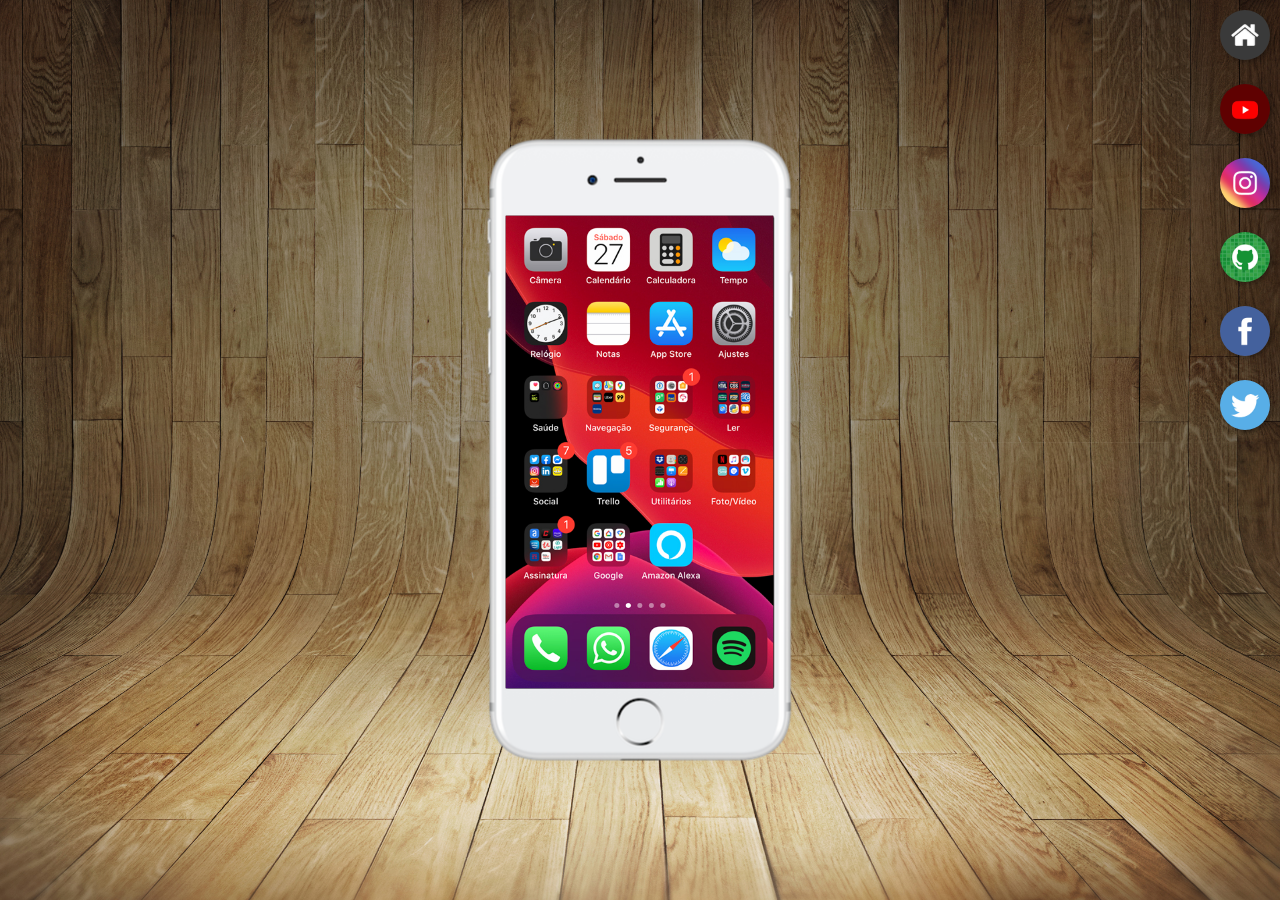
<file: index.html>
<!DOCTYPE html>
<html lang="pt-br">
<head>
    <meta charset="UTF-8">
    <meta name="viewport" content="width=device-width, initial-scale=1.0">
    <link rel="shortcut icon" href="favicon.ico" type="image/x-icon">
    <link rel="stylesheet" href="./estilos/style.css">
    <title>Projeto redes sociais</title>
</head>
<body>
    <main>
        <section id="telefone">
            <iframe src="home.html" name="tela" id="tela" frameborder="0"></iframe>
        </section>
        <section id="redes-sociais">
            <a href="#" target="tela">
                <img src="imagens/logo-home.jpg" alt="home">
            </a><br>
            <a href="youtube.html" target="tela">
                <img src="imagens/logo-youtube.jpg" alt="youtube">
            </a><br>
            <a href="instagram.html" target="tela">
                <img src="imagens/logo-instagram.jpg" alt="instagram">
            </a><br>
            <a href="github.html" target="tela">
                <img src="imagens/logo-github.jpg" alt="github">
            </a><br>
            <a href="facebook.html" target="tela">
                <img src="imagens/logo-facebook.jpg" alt="facebook">
            </a><br>
            <a href="twitter.html" target="tela">
                <img src="imagens/logo-twitter.jpg" alt="twitter">
            </a>
        </section>
    </main>
</body>
</html>
</file>
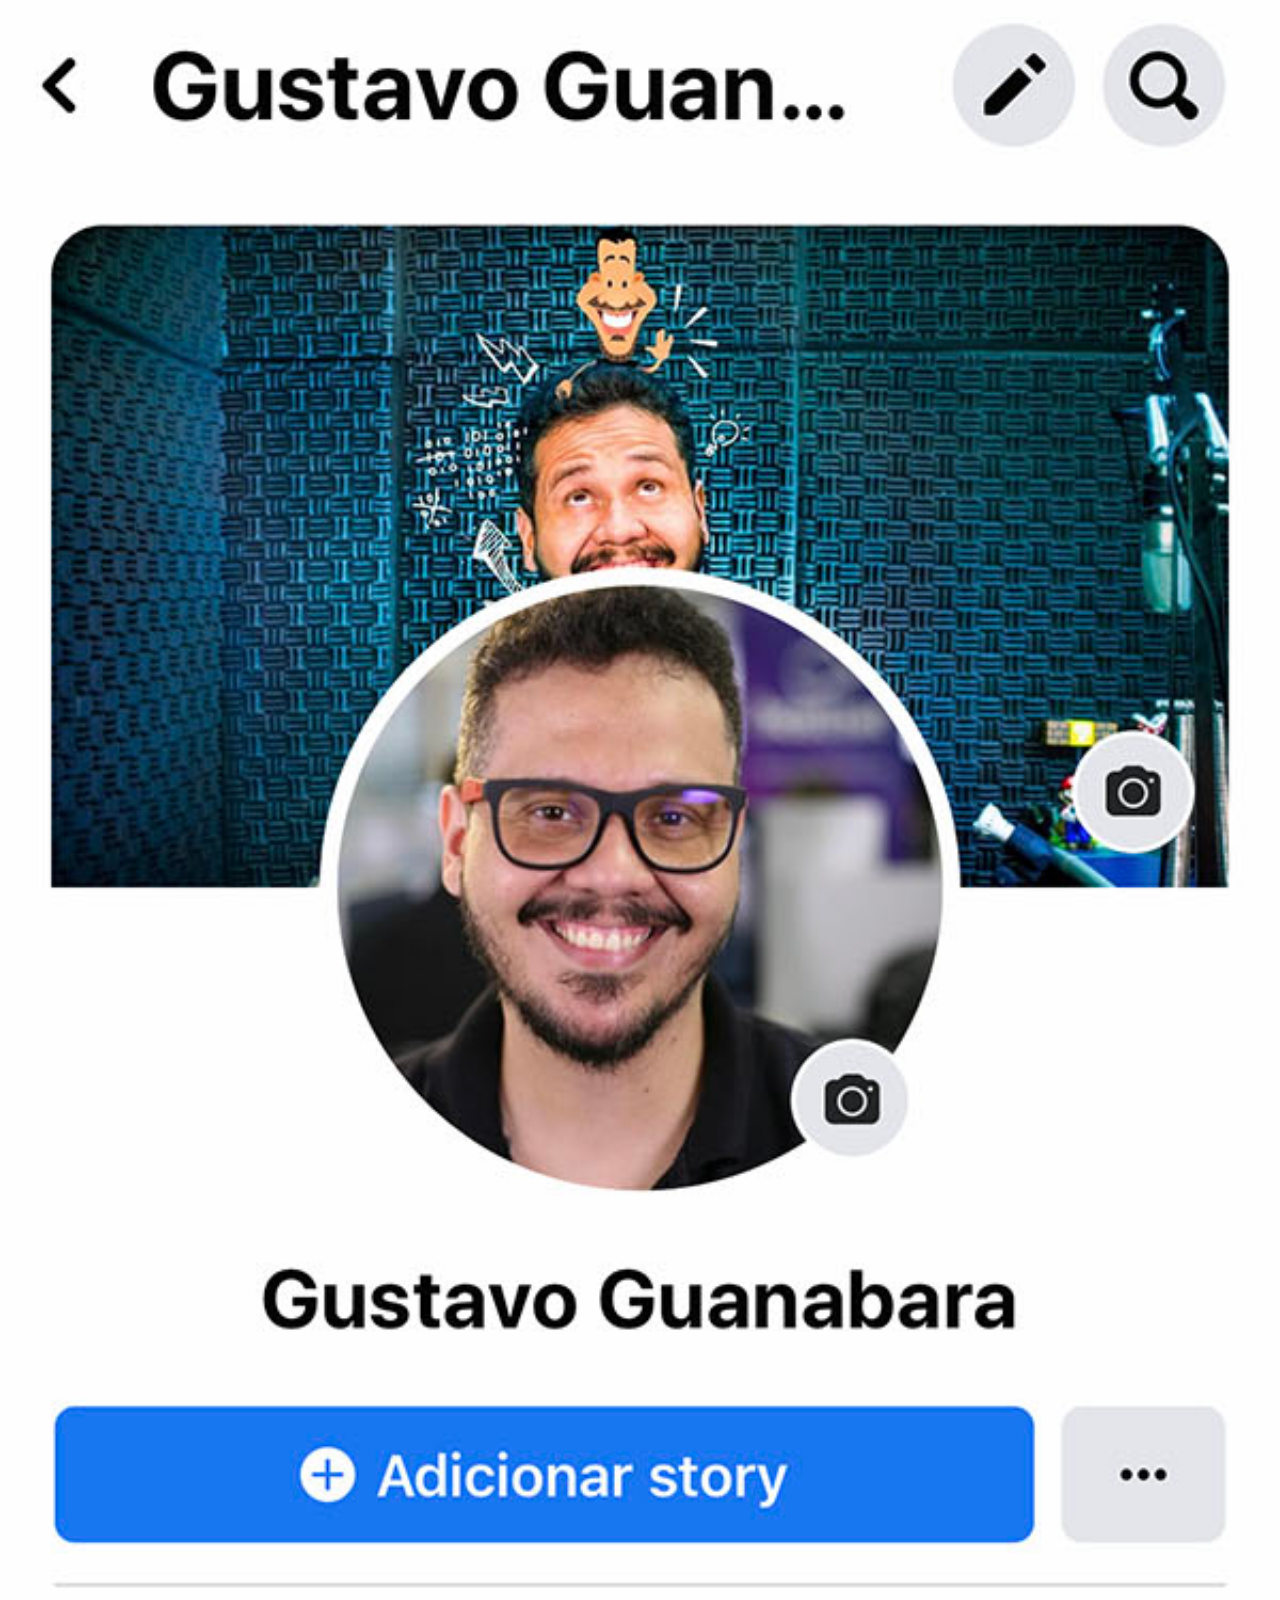
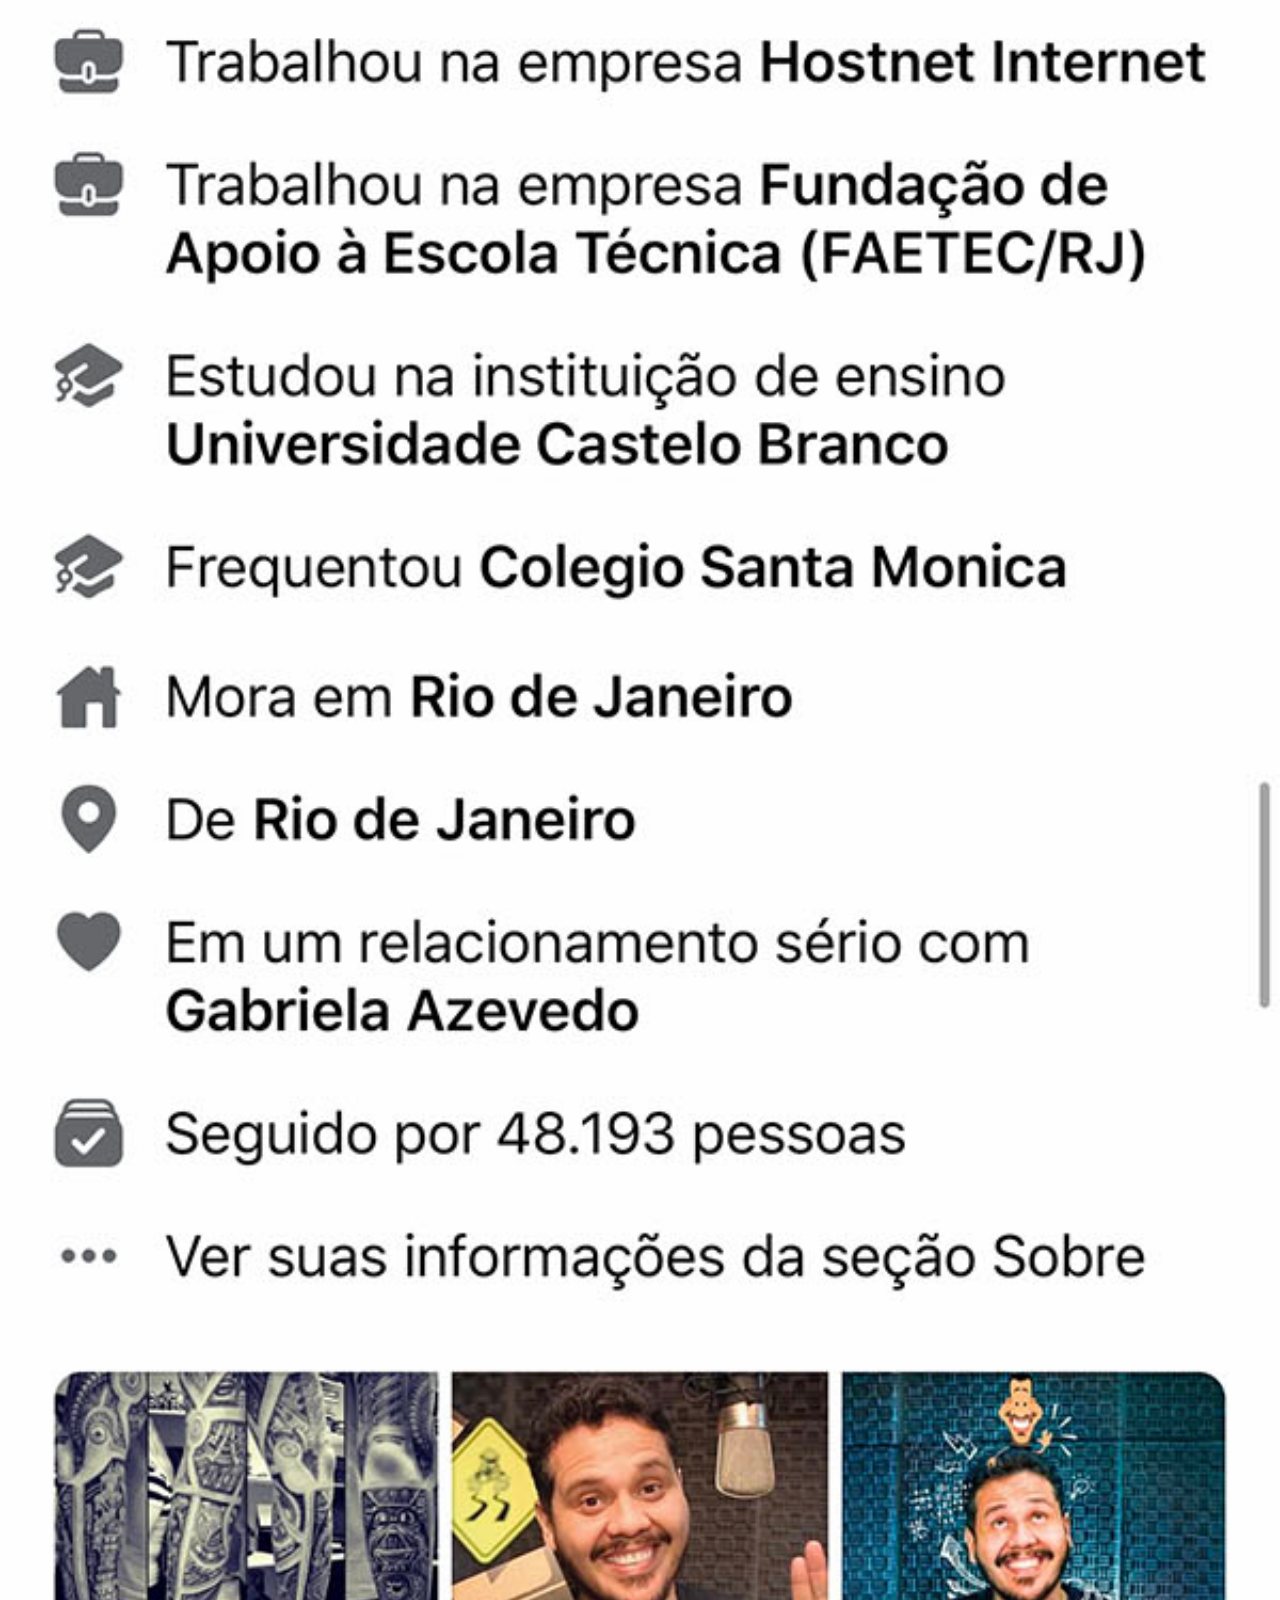
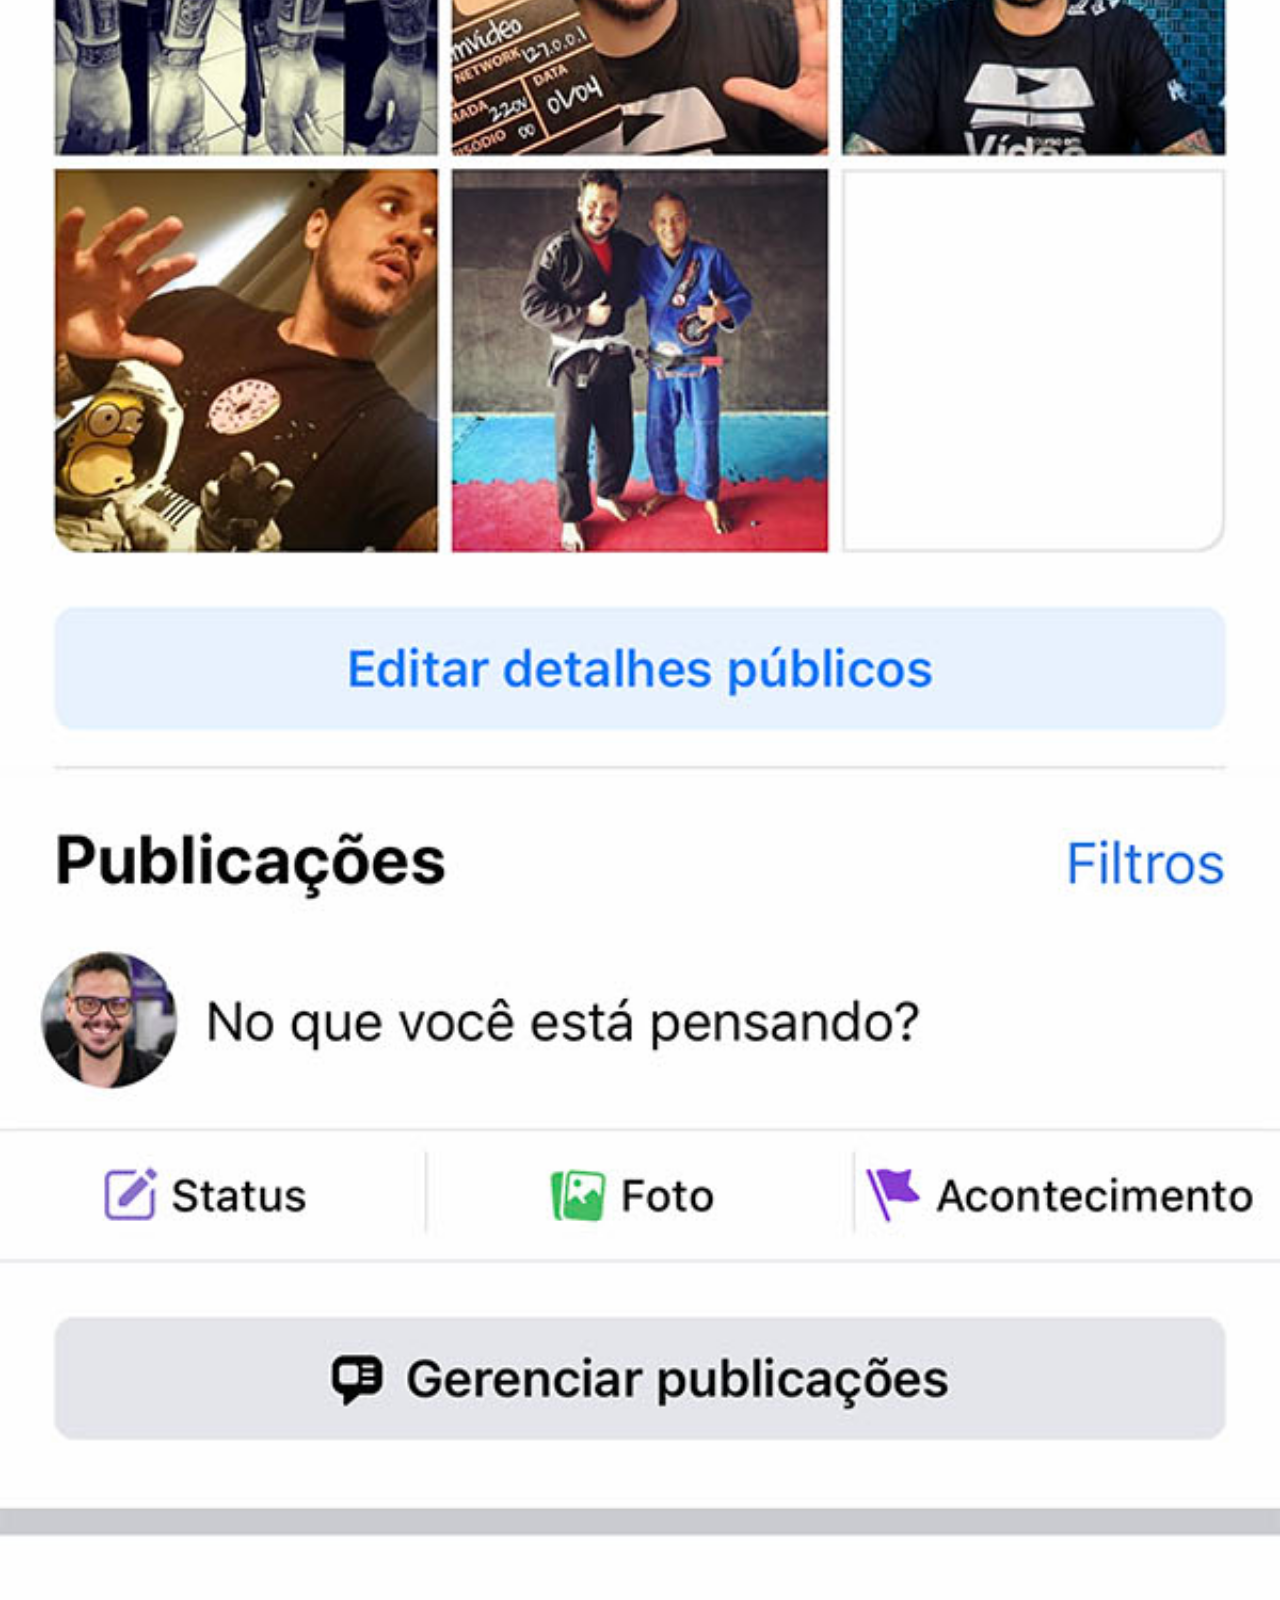
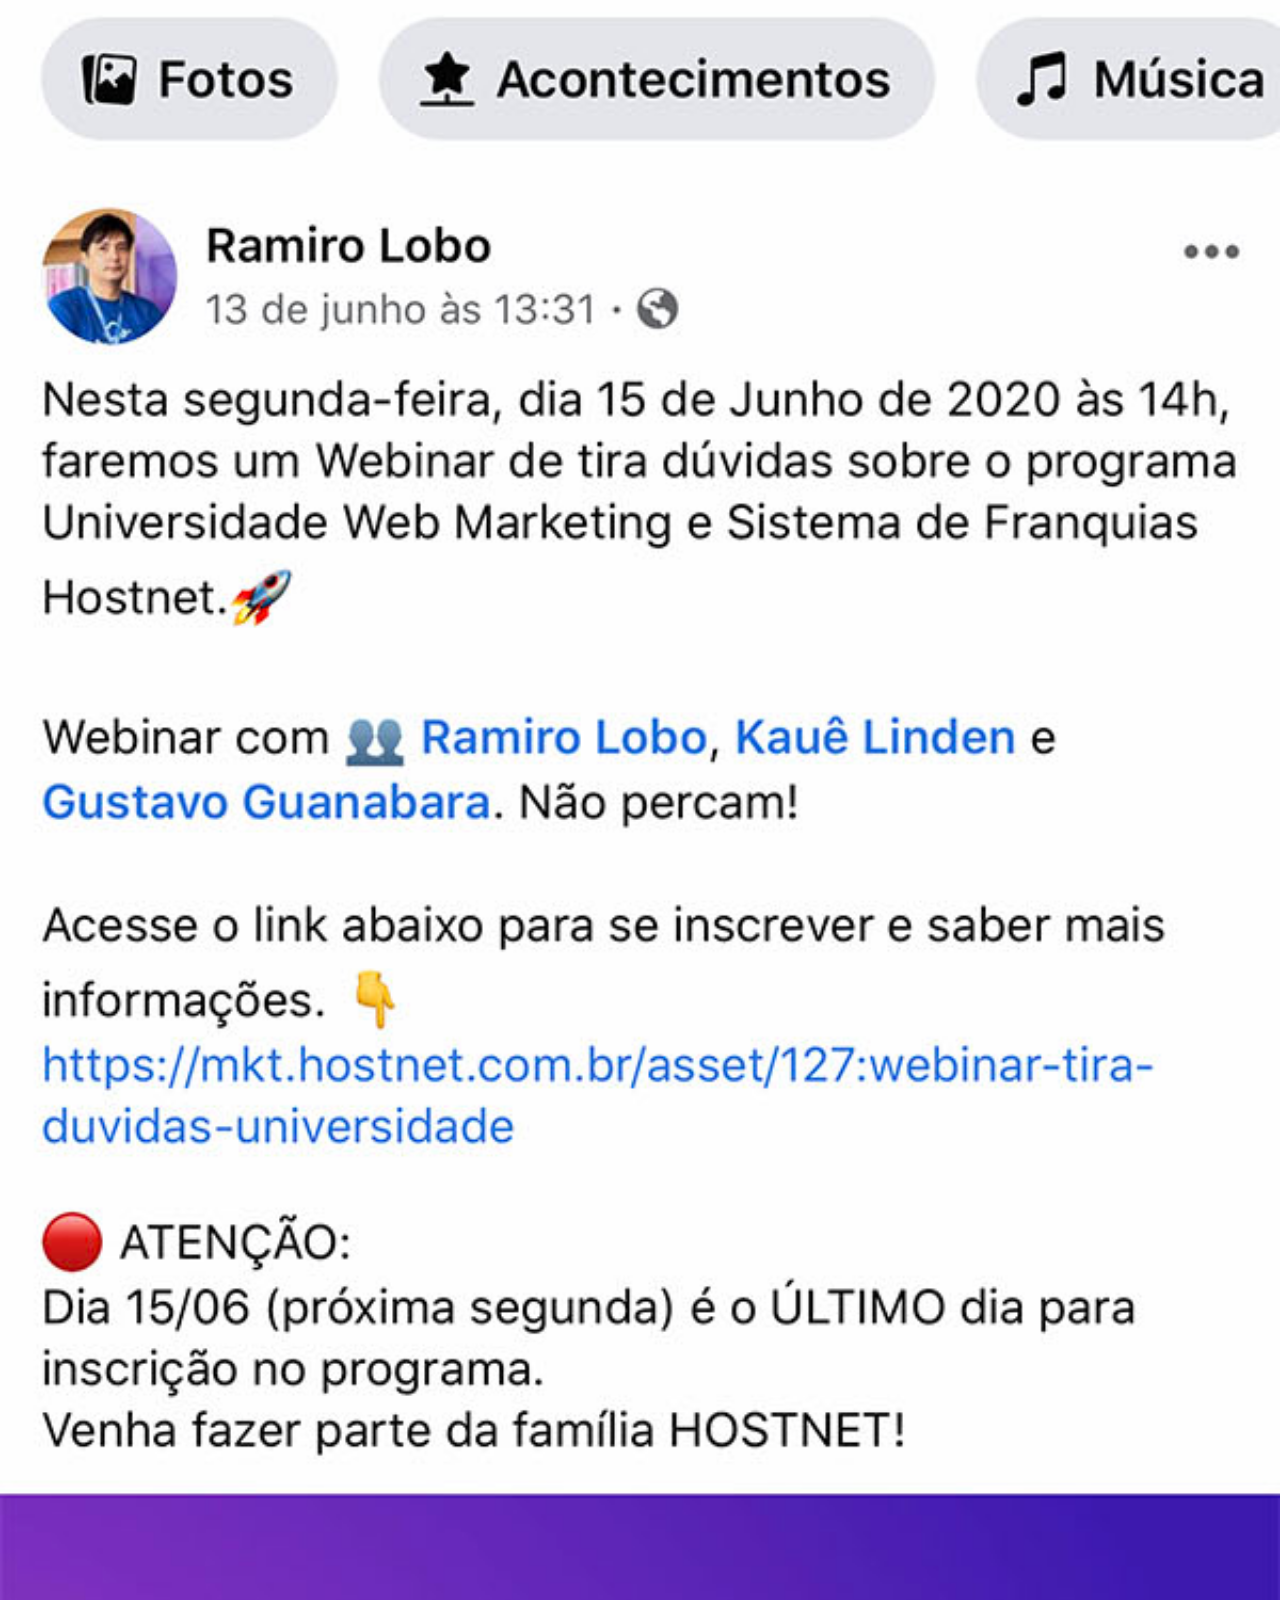
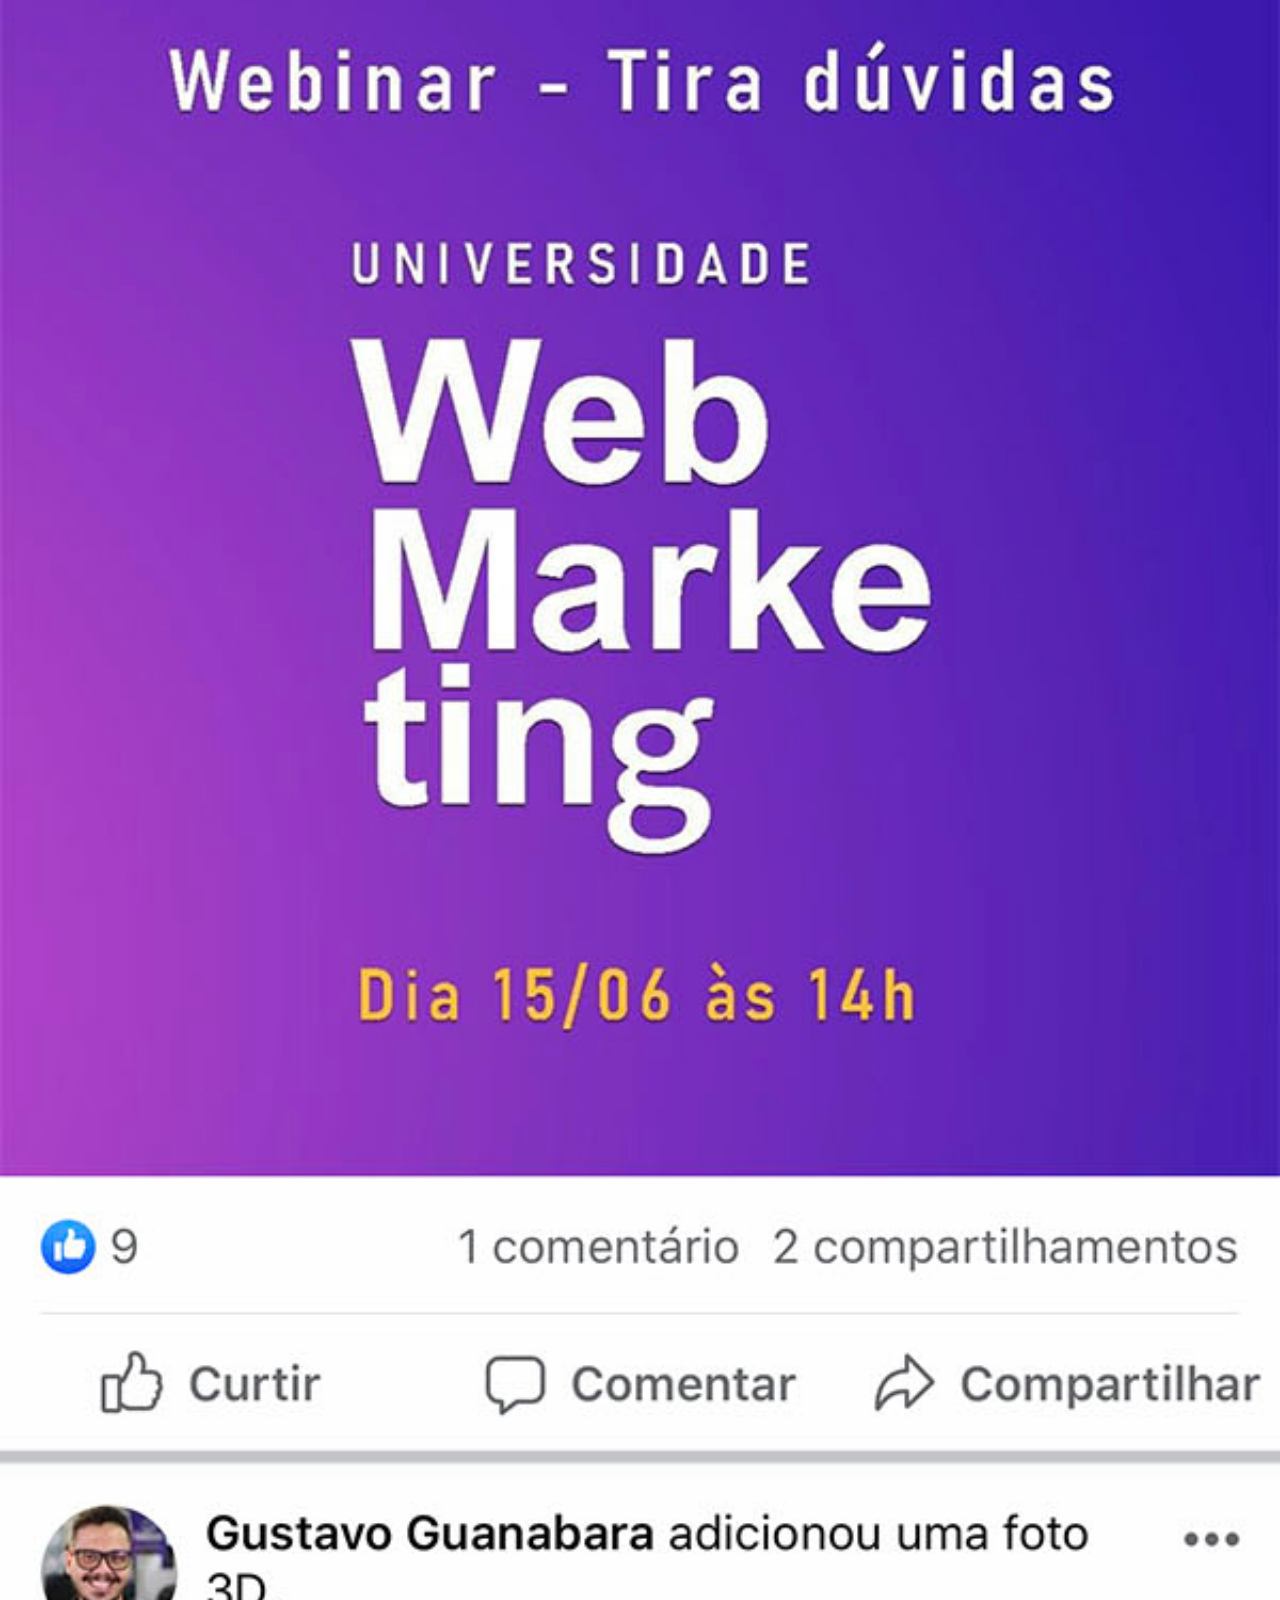
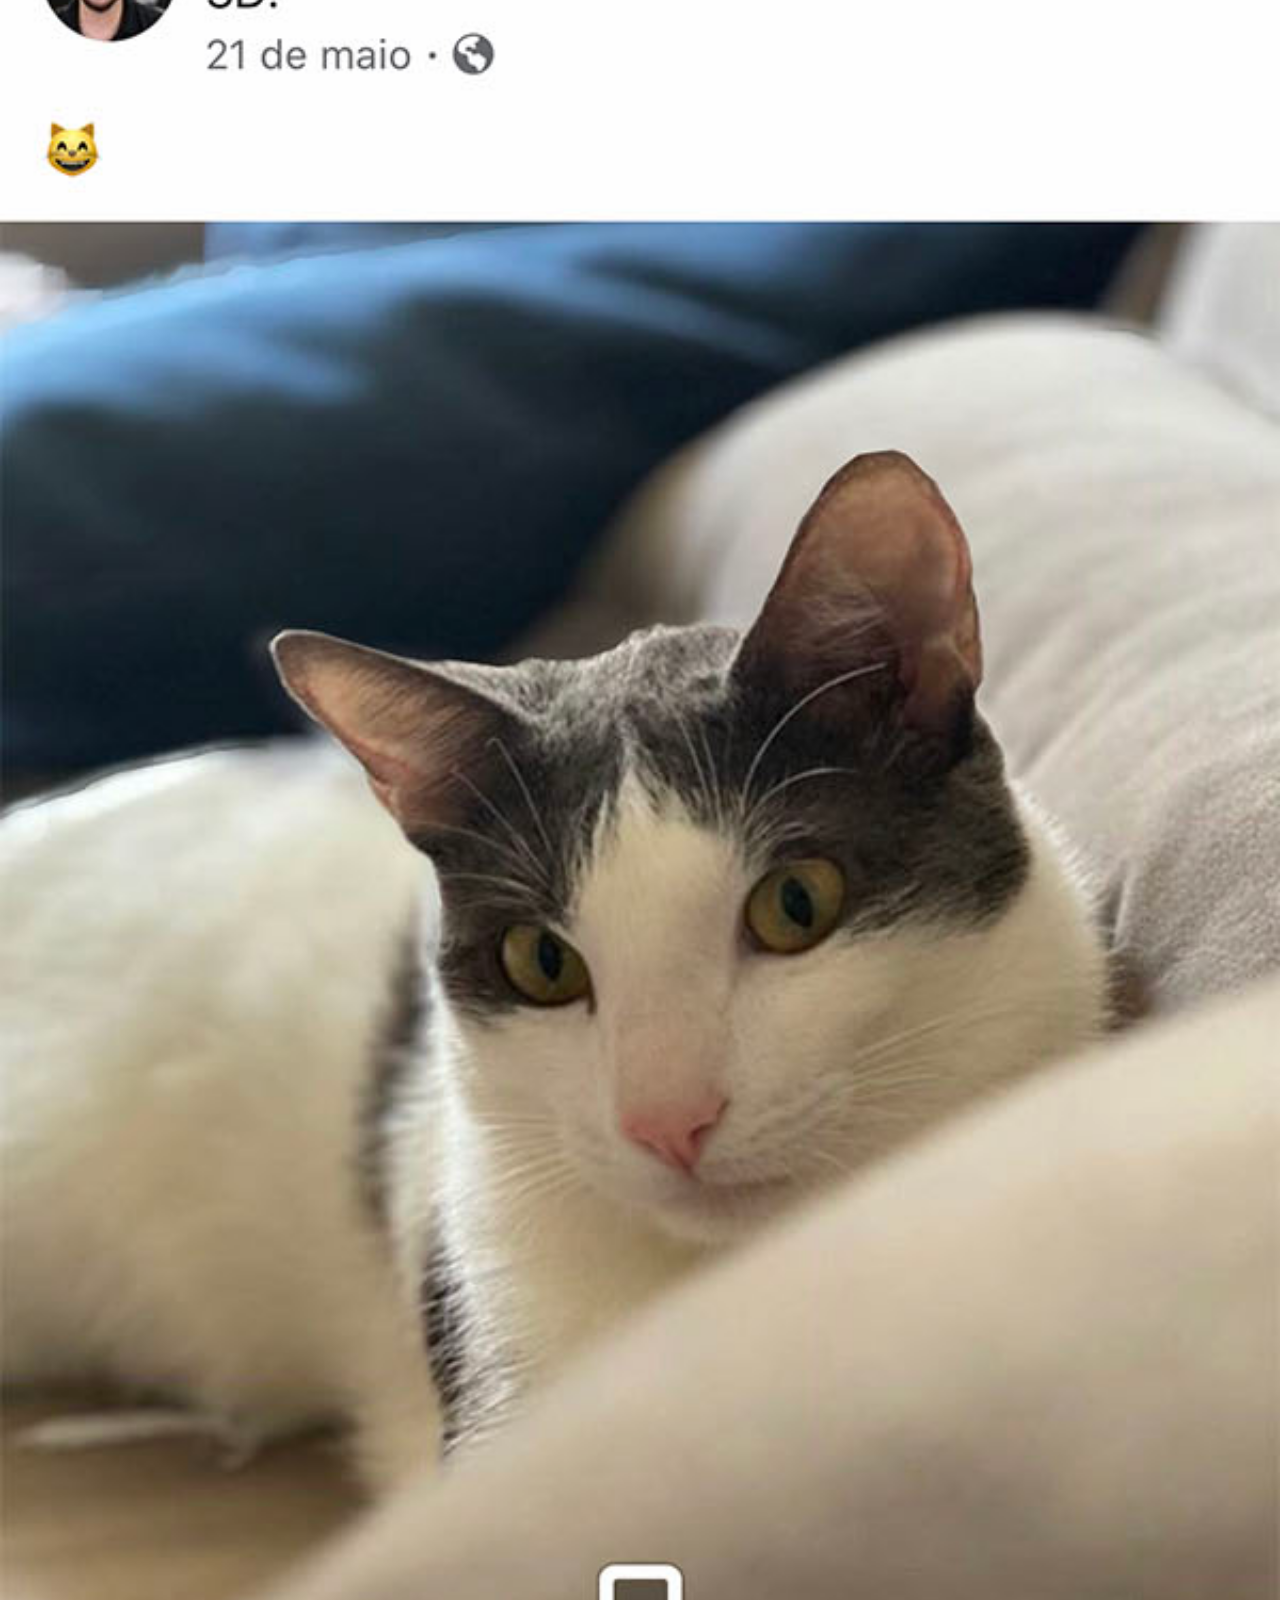
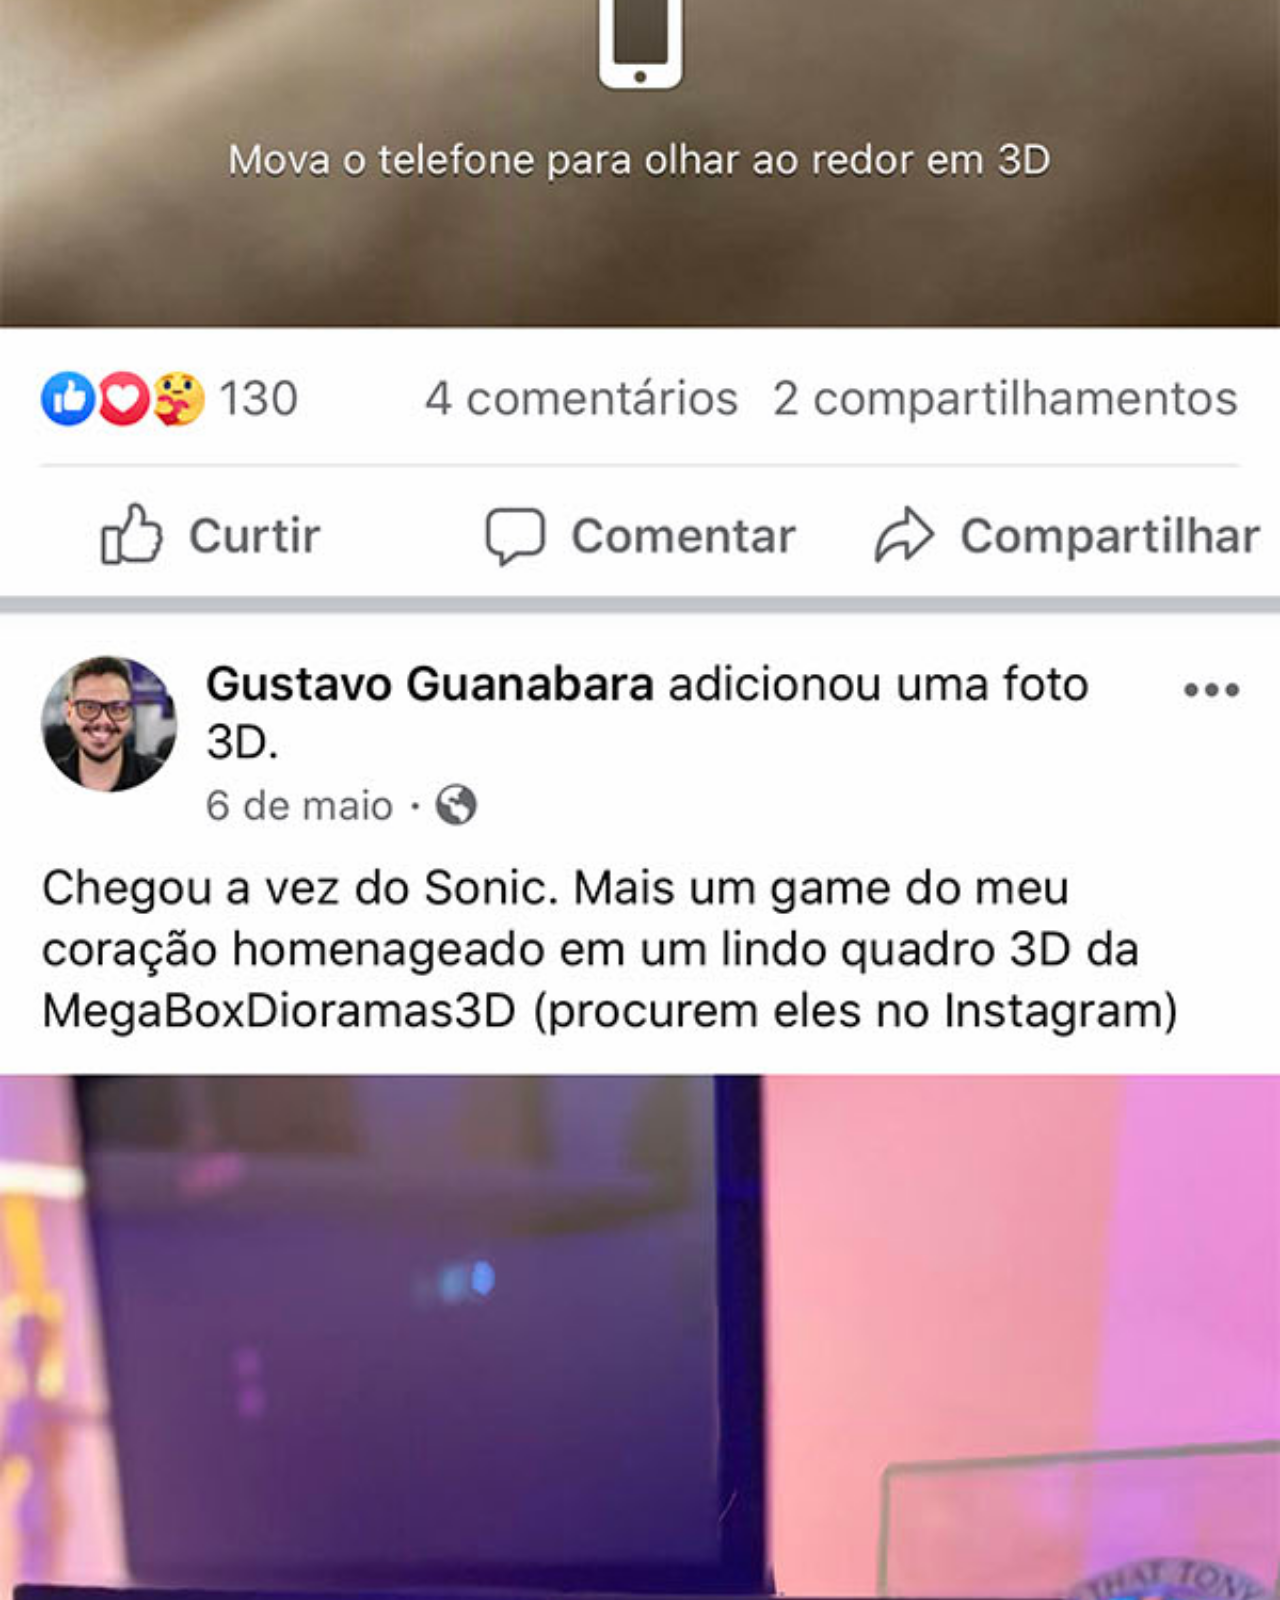
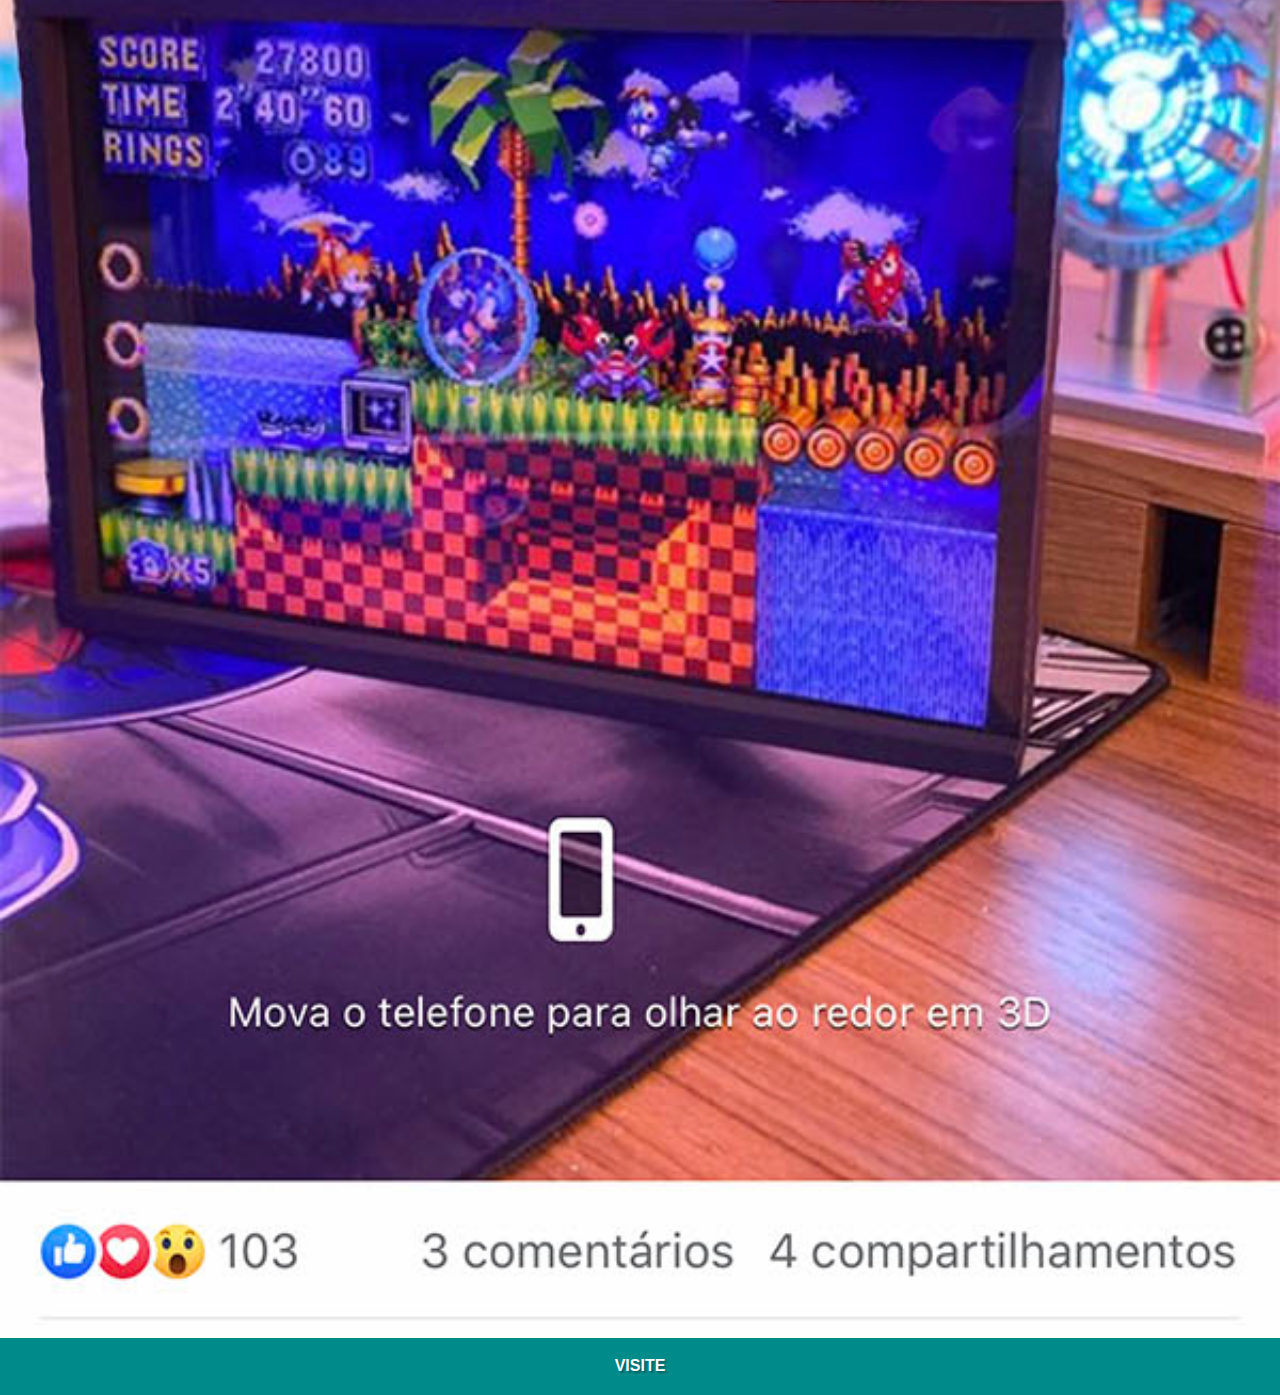
<file: facebook.html>
<!DOCTYPE html>
<html lang="pt-br">
<head>
    <meta charset="UTF-8">
    <meta name="viewport" content="width=device-width, initial-scale=1.0">
    <title>Facebook</title>
    <link rel="stylesheet" href="estilos/social.css">
</head>
<body>
    <img src="imagens/tela-facebook.jpg" alt="Tela do Facebook">
    <a href="https://facebook.com" target="_blank">Visite</a>
</body>
</html>
</file>
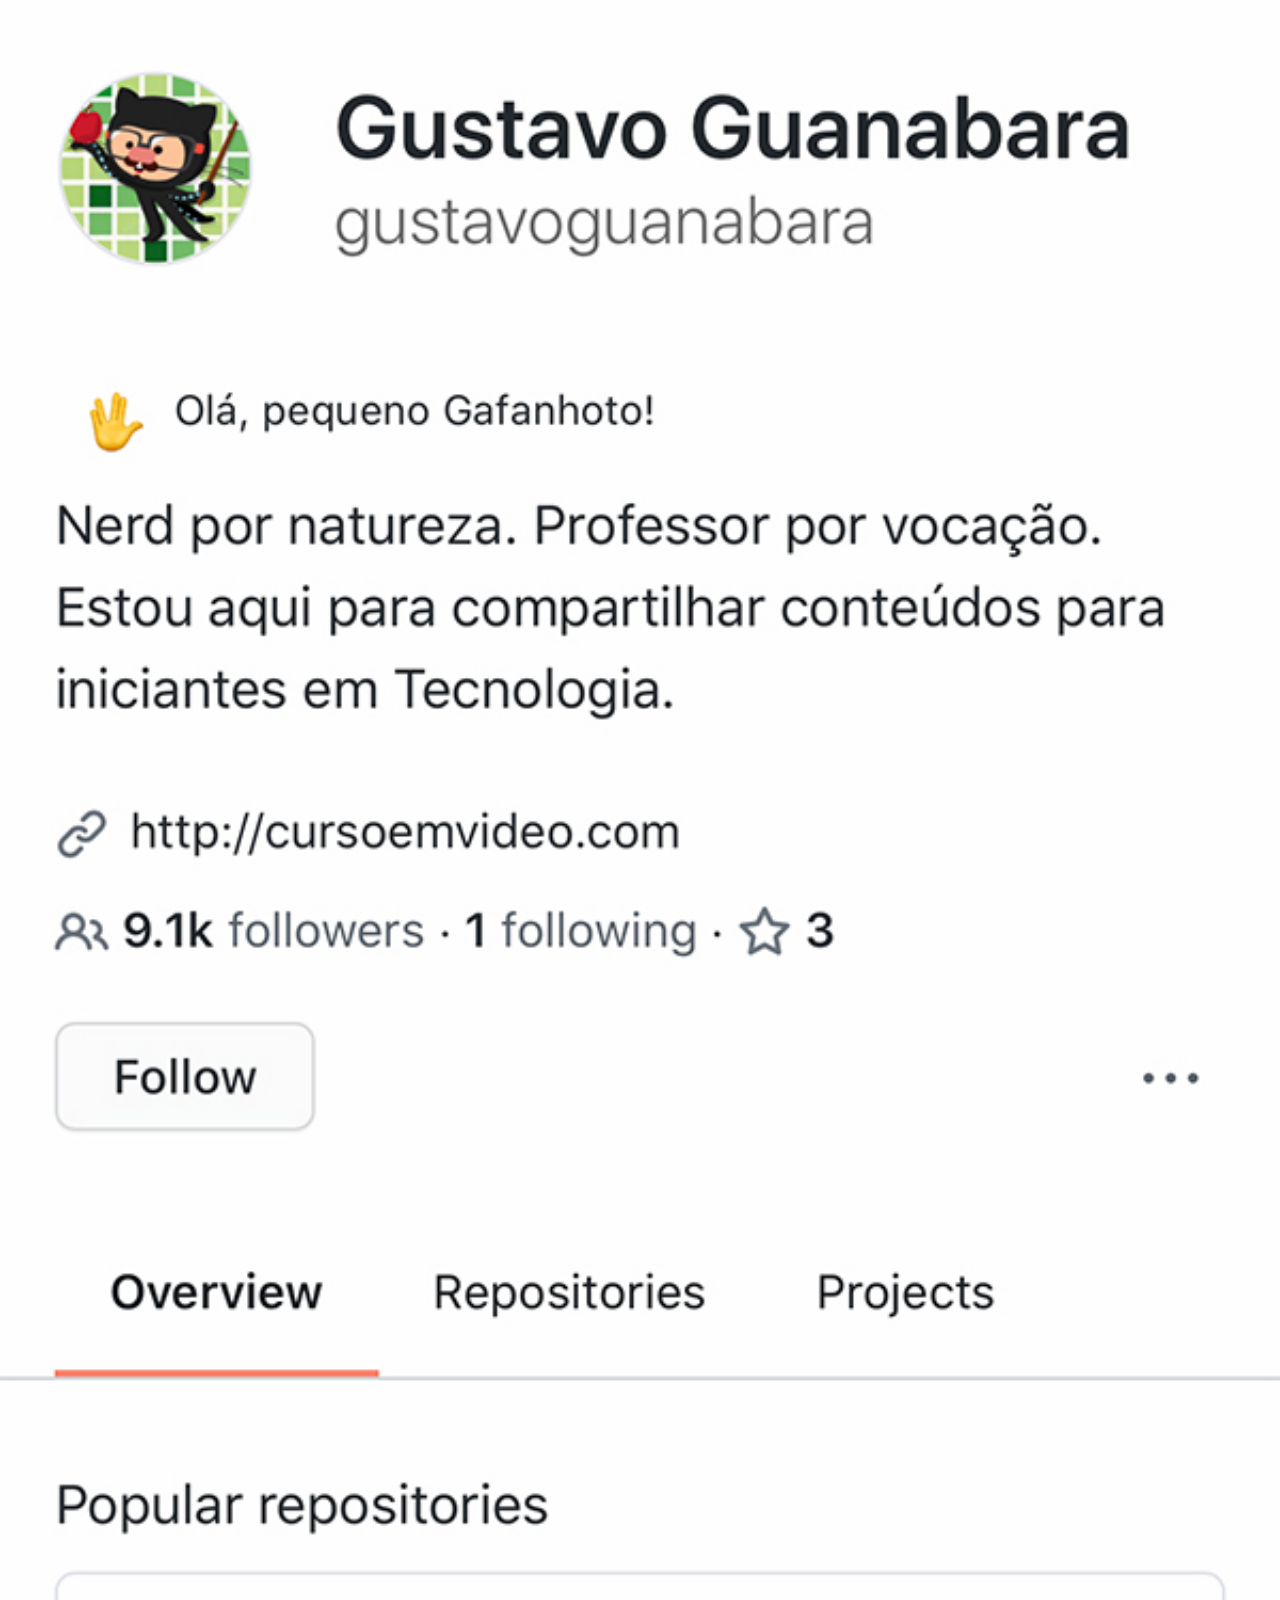
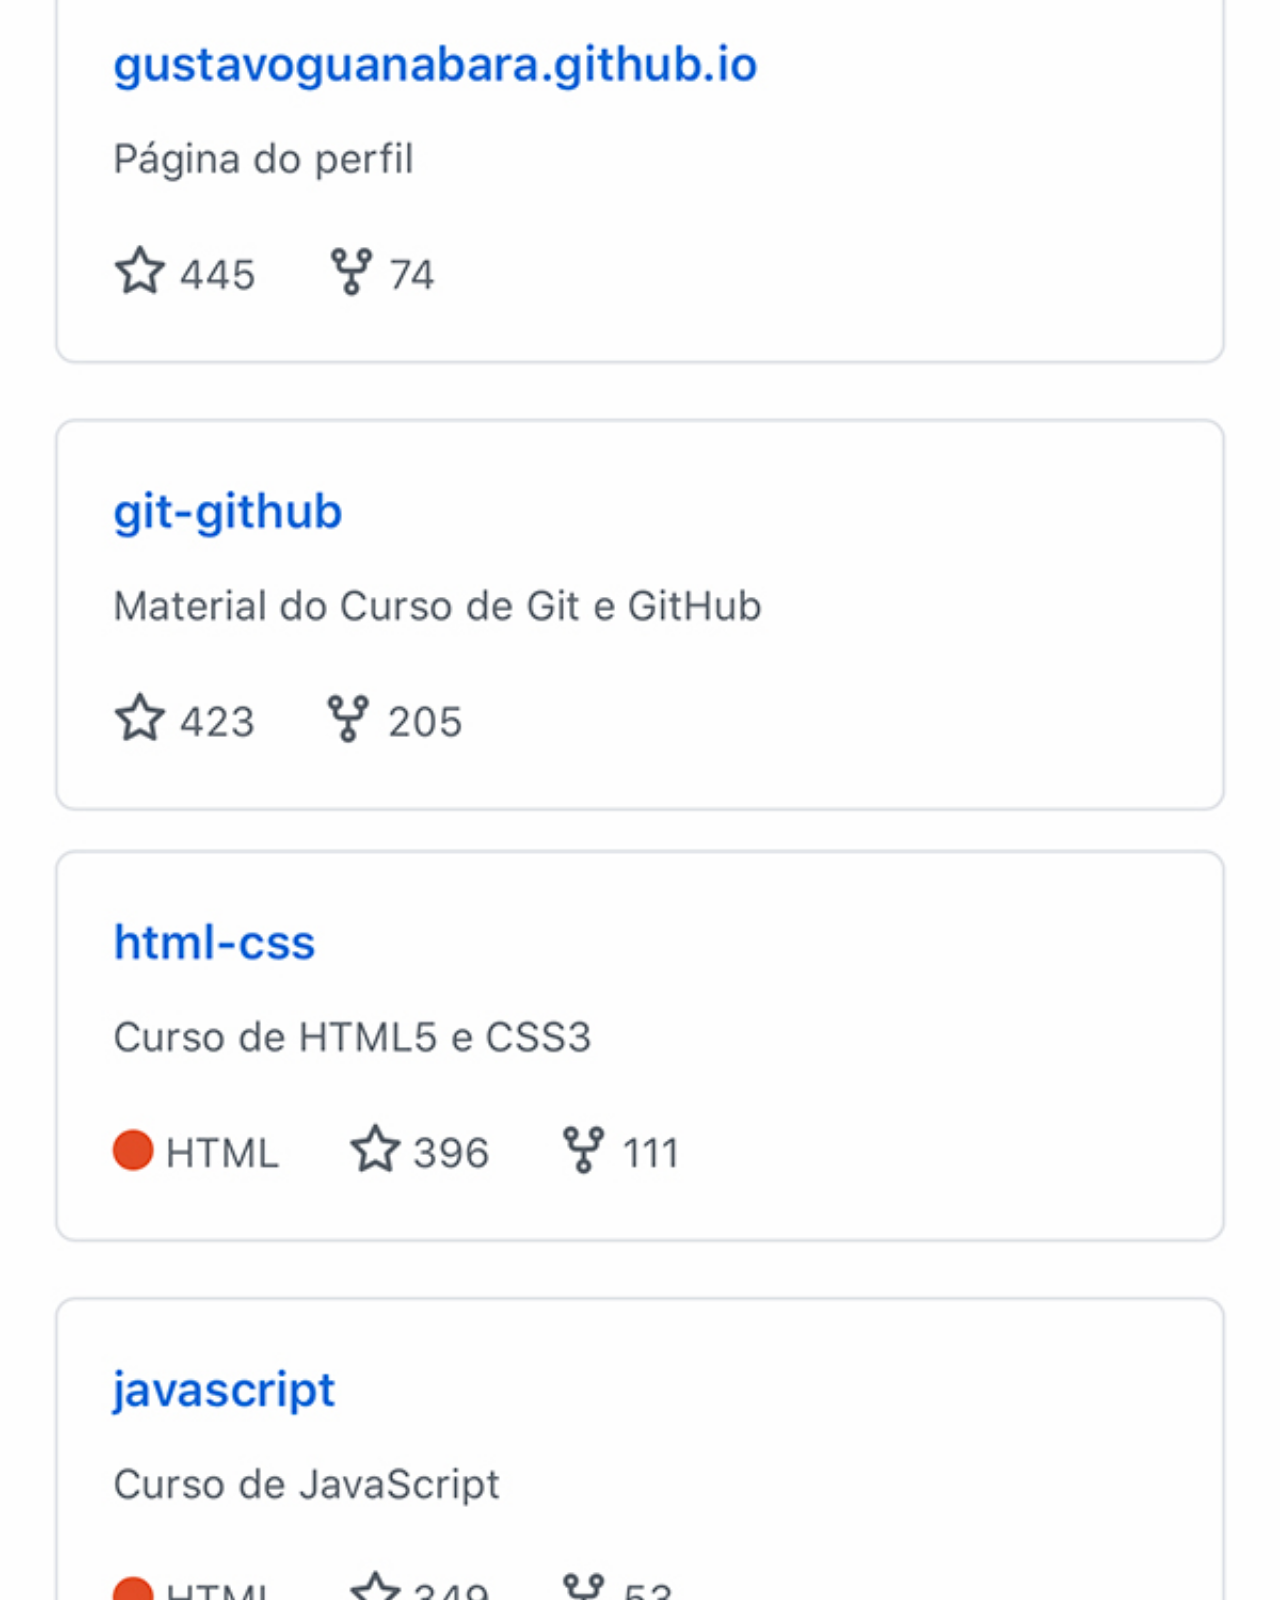
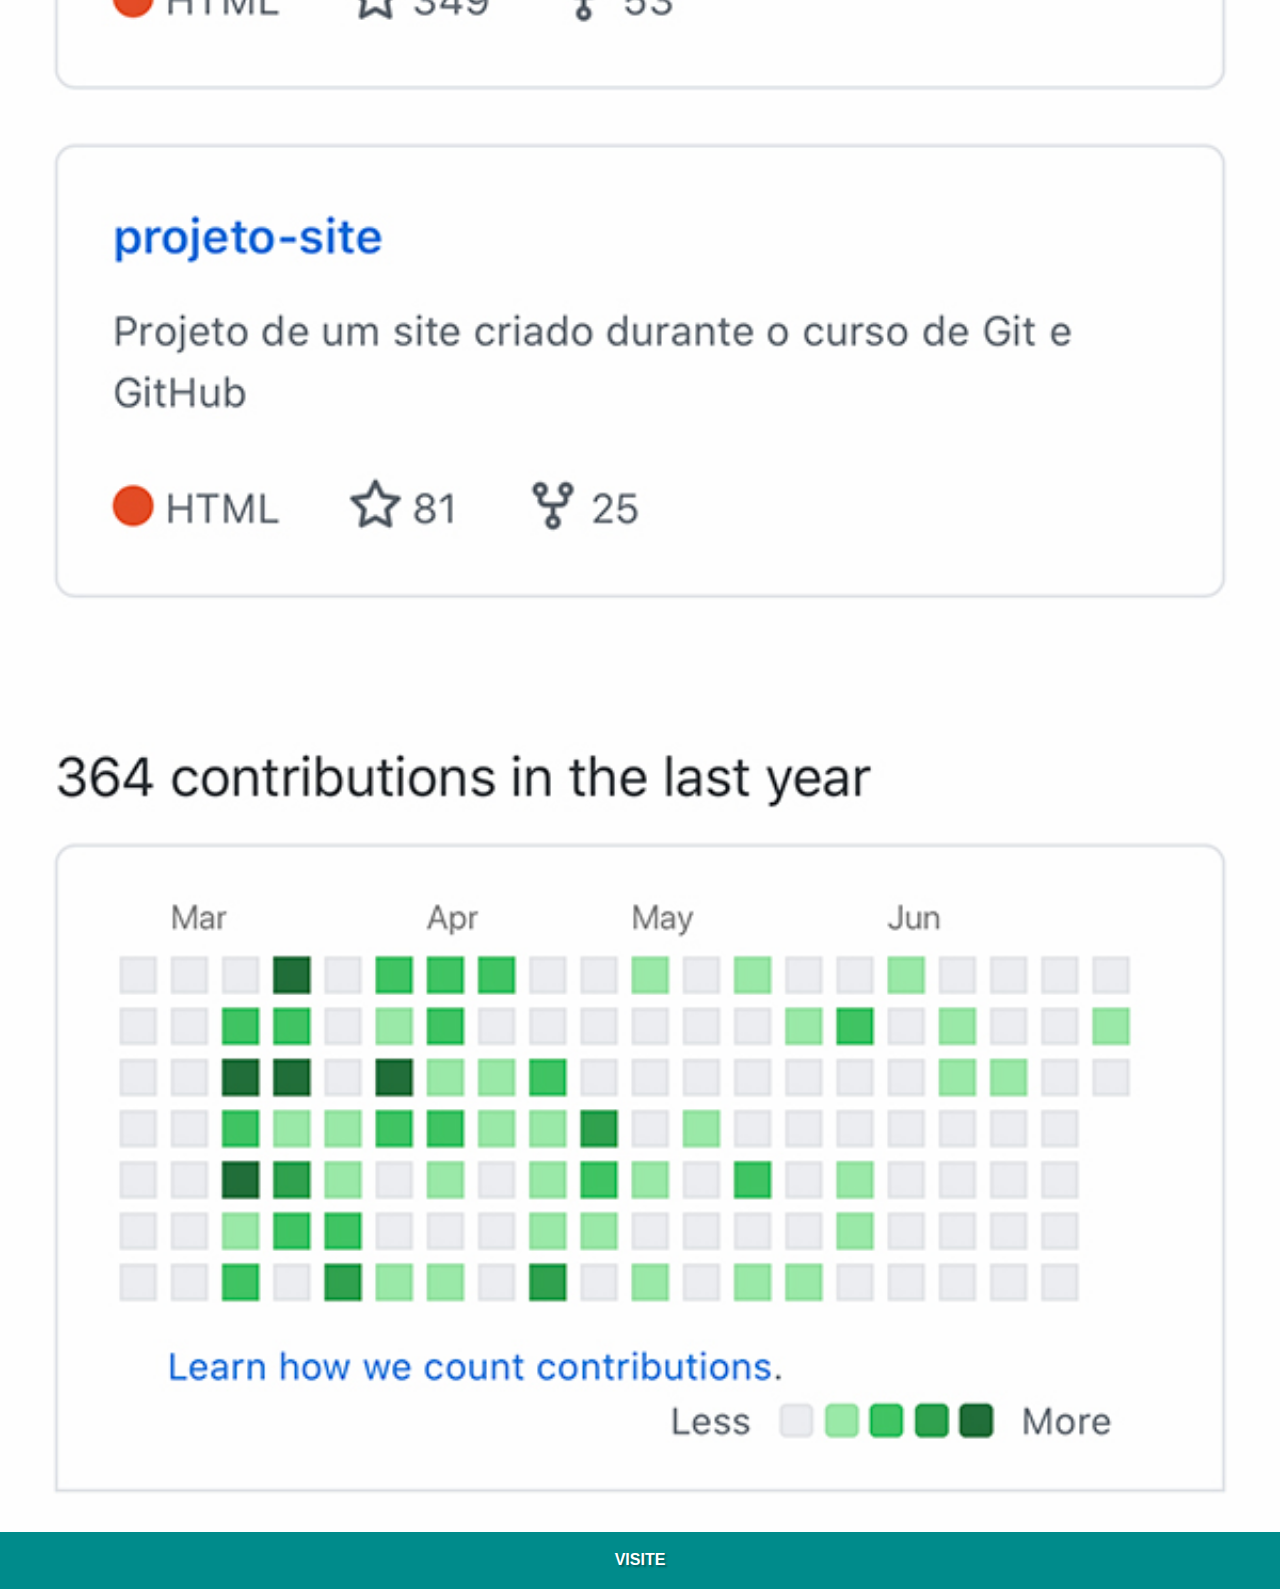
<file: github.html>
<!DOCTYPE html>
<html lang="pt-br">
<head>
    <meta charset="UTF-8">
    <meta name="viewport" content="width=device-width, initial-scale=1.0">
    <title>GitHub</title>
    <link rel="stylesheet" href="estilos/social.css">
</head>
<body>
    <img src="imagens/tela-github.jpg" alt="Tela do GitHub">
    <a href="https://github.com" target="_blank">Visite</a>
</body>
</html>
</file>
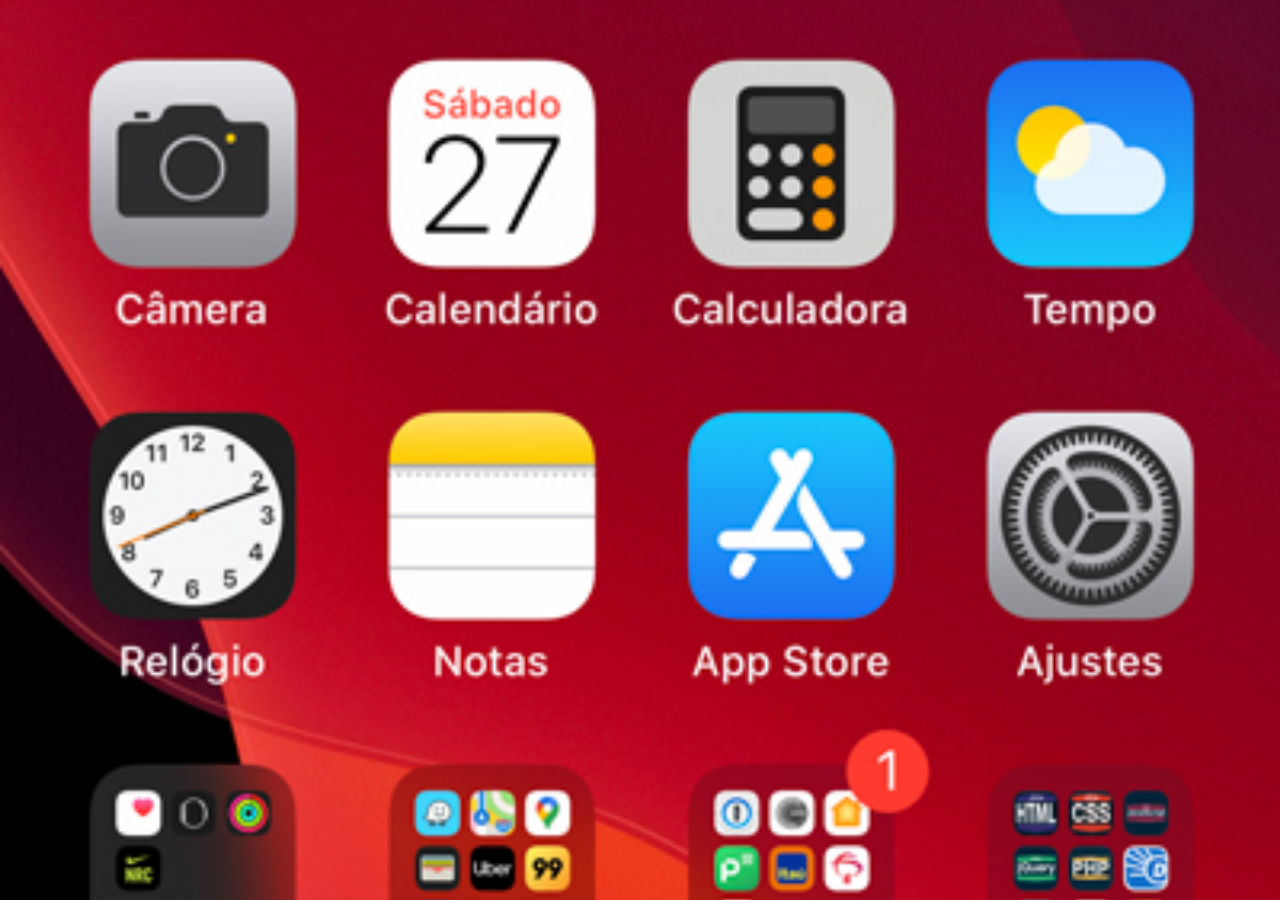
<file: home.html>
<!DOCTYPE html>
<html lang="pt-br">
<head>
    <meta charset="UTF-8">
    <meta name="viewport" content="width=device-width, initial-scale=1.0">
    <title>Home</title>
    <style>
        *{
            margin: 0;
            padding: 0;
        }
        body{
            width: 100vw;
            height:100vh ;
            background: black url('./imagens/tela-home.jpg') no-repeat top center;
            background-size: cover;
        }

    </style>
</head>
<body>
    
</body>
</html>
</file>
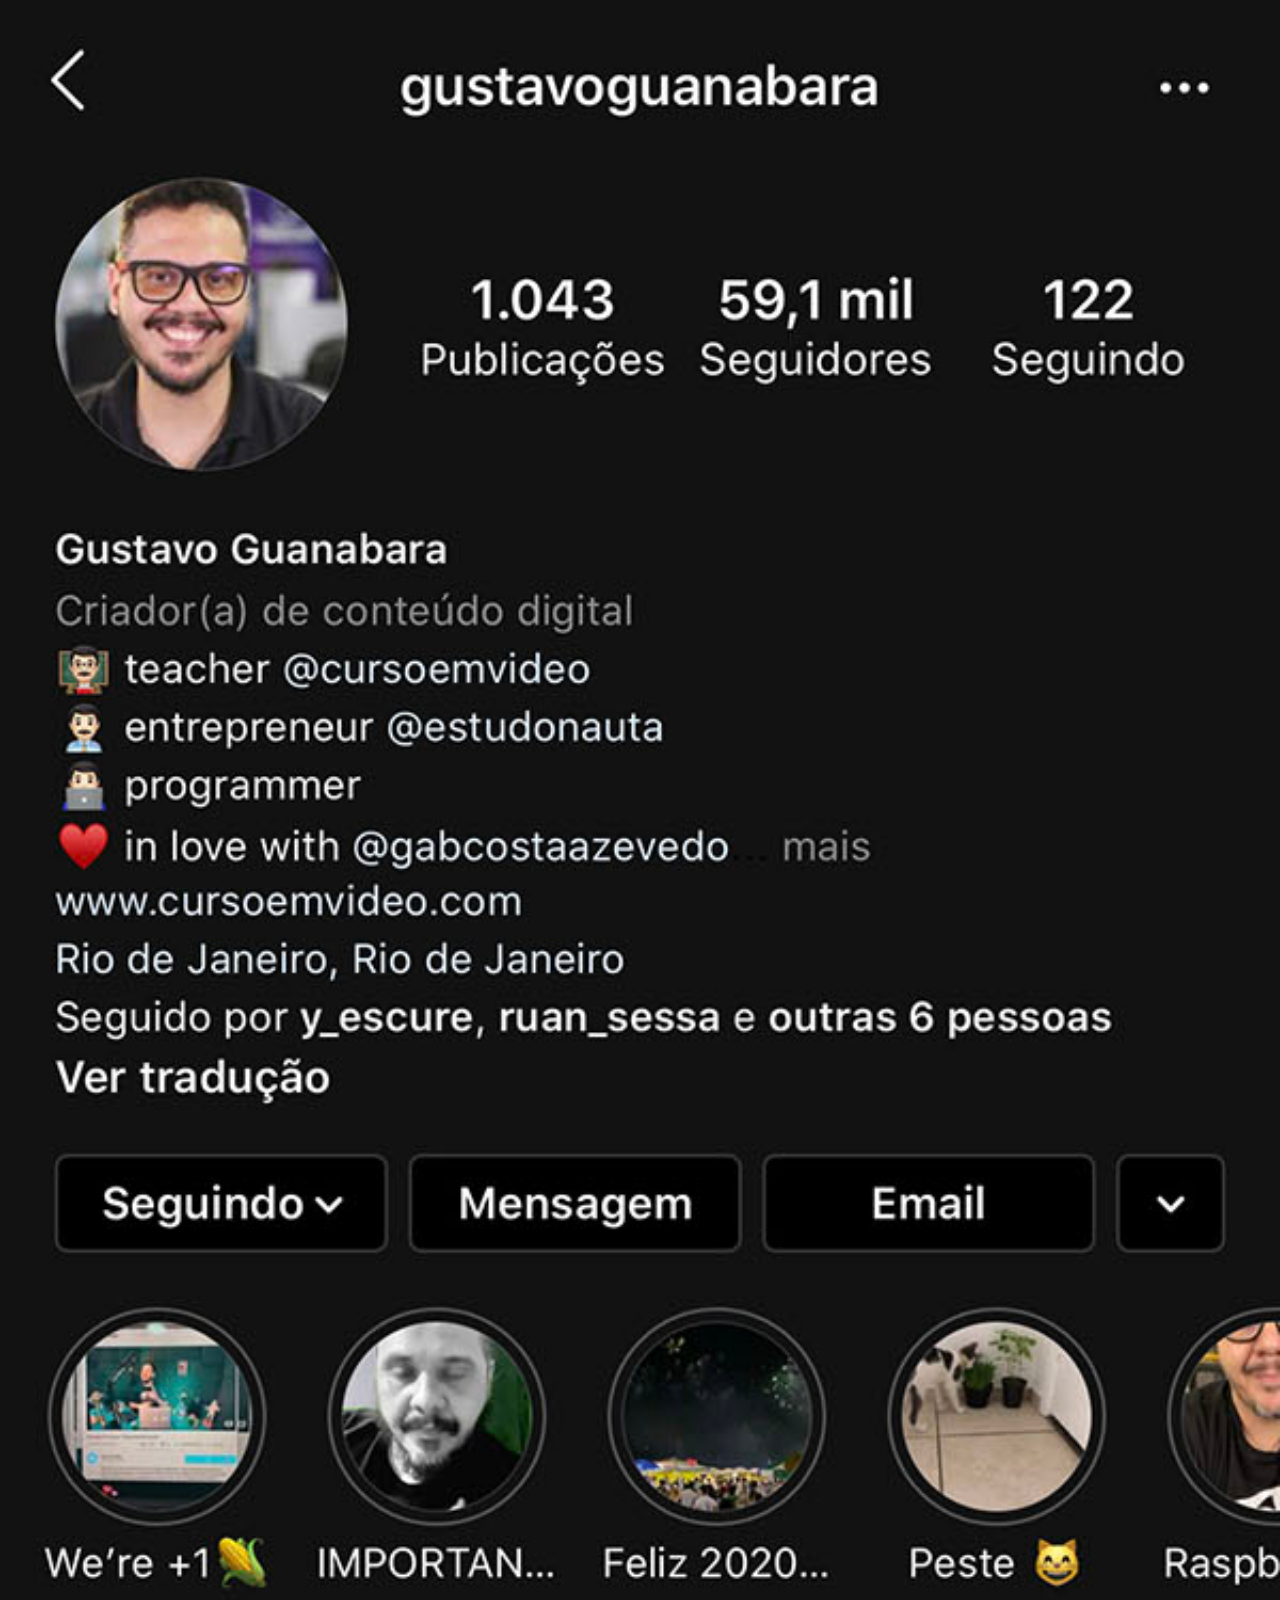
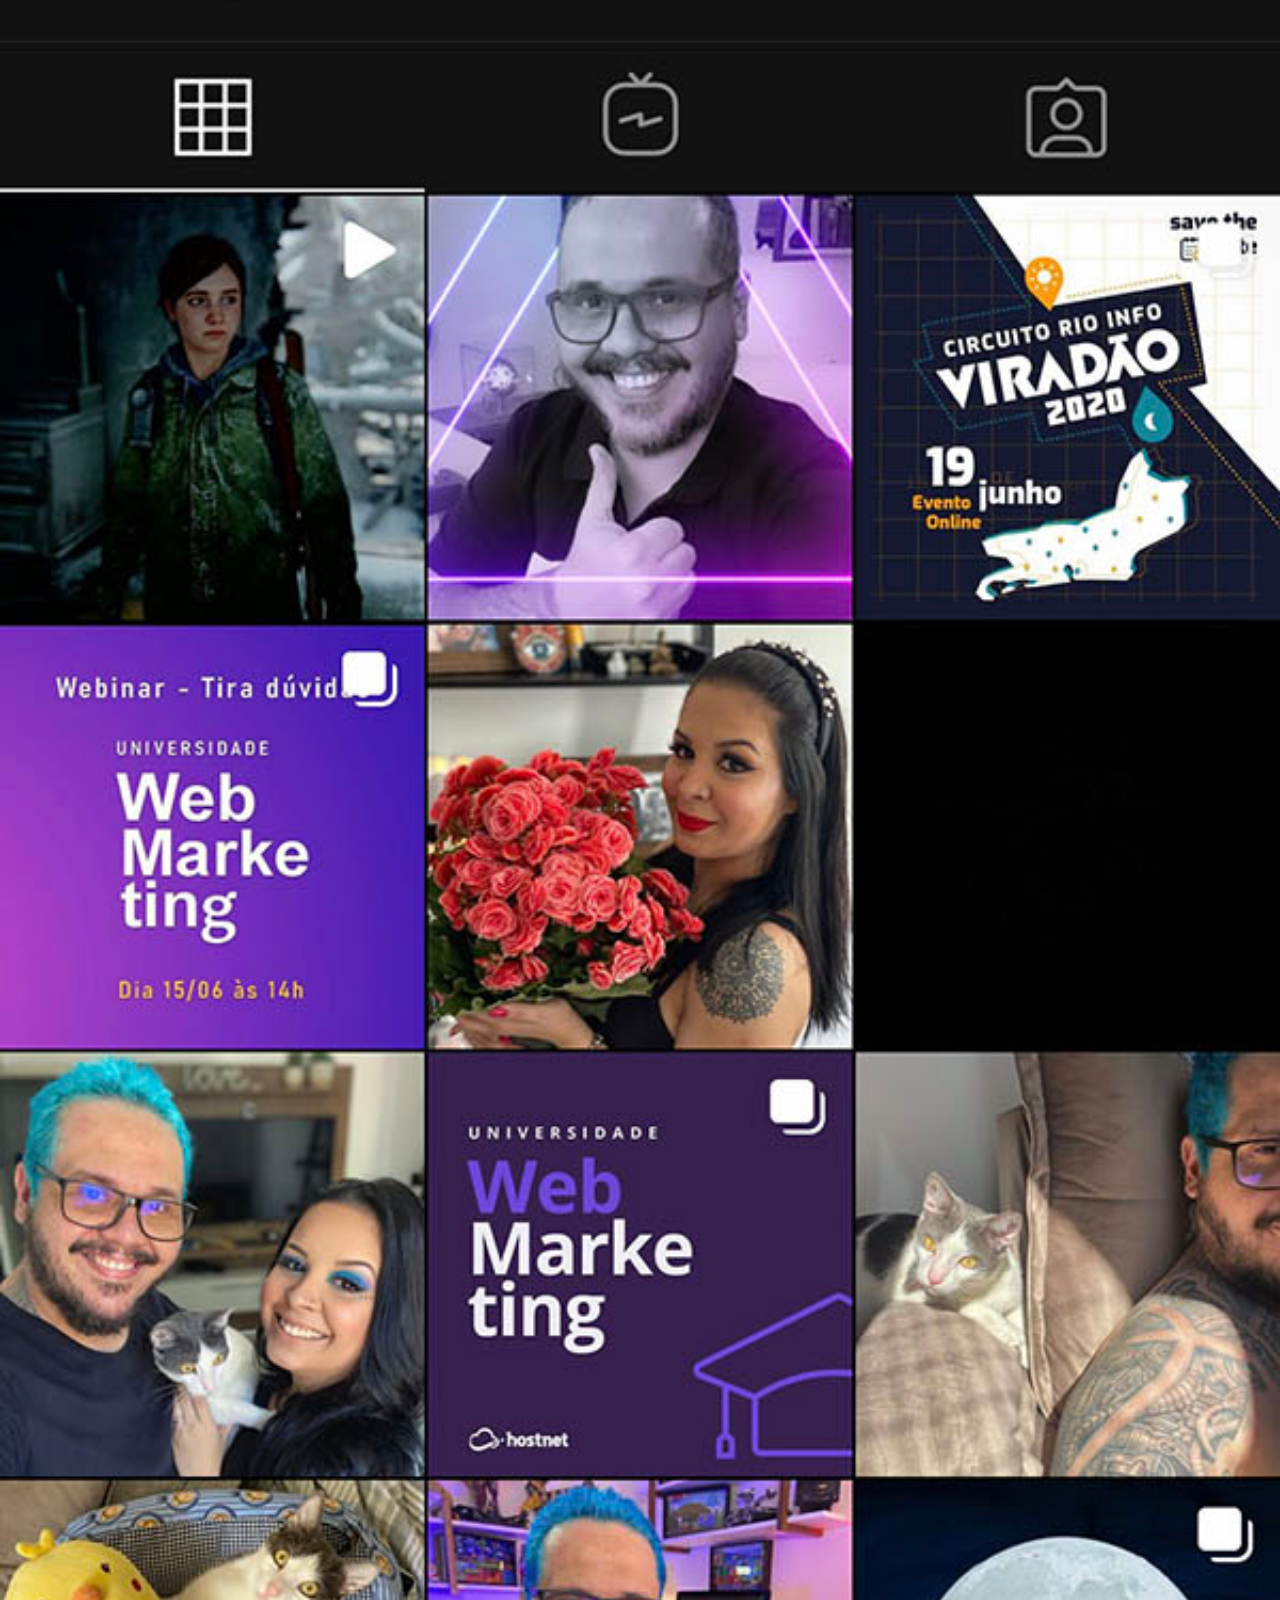
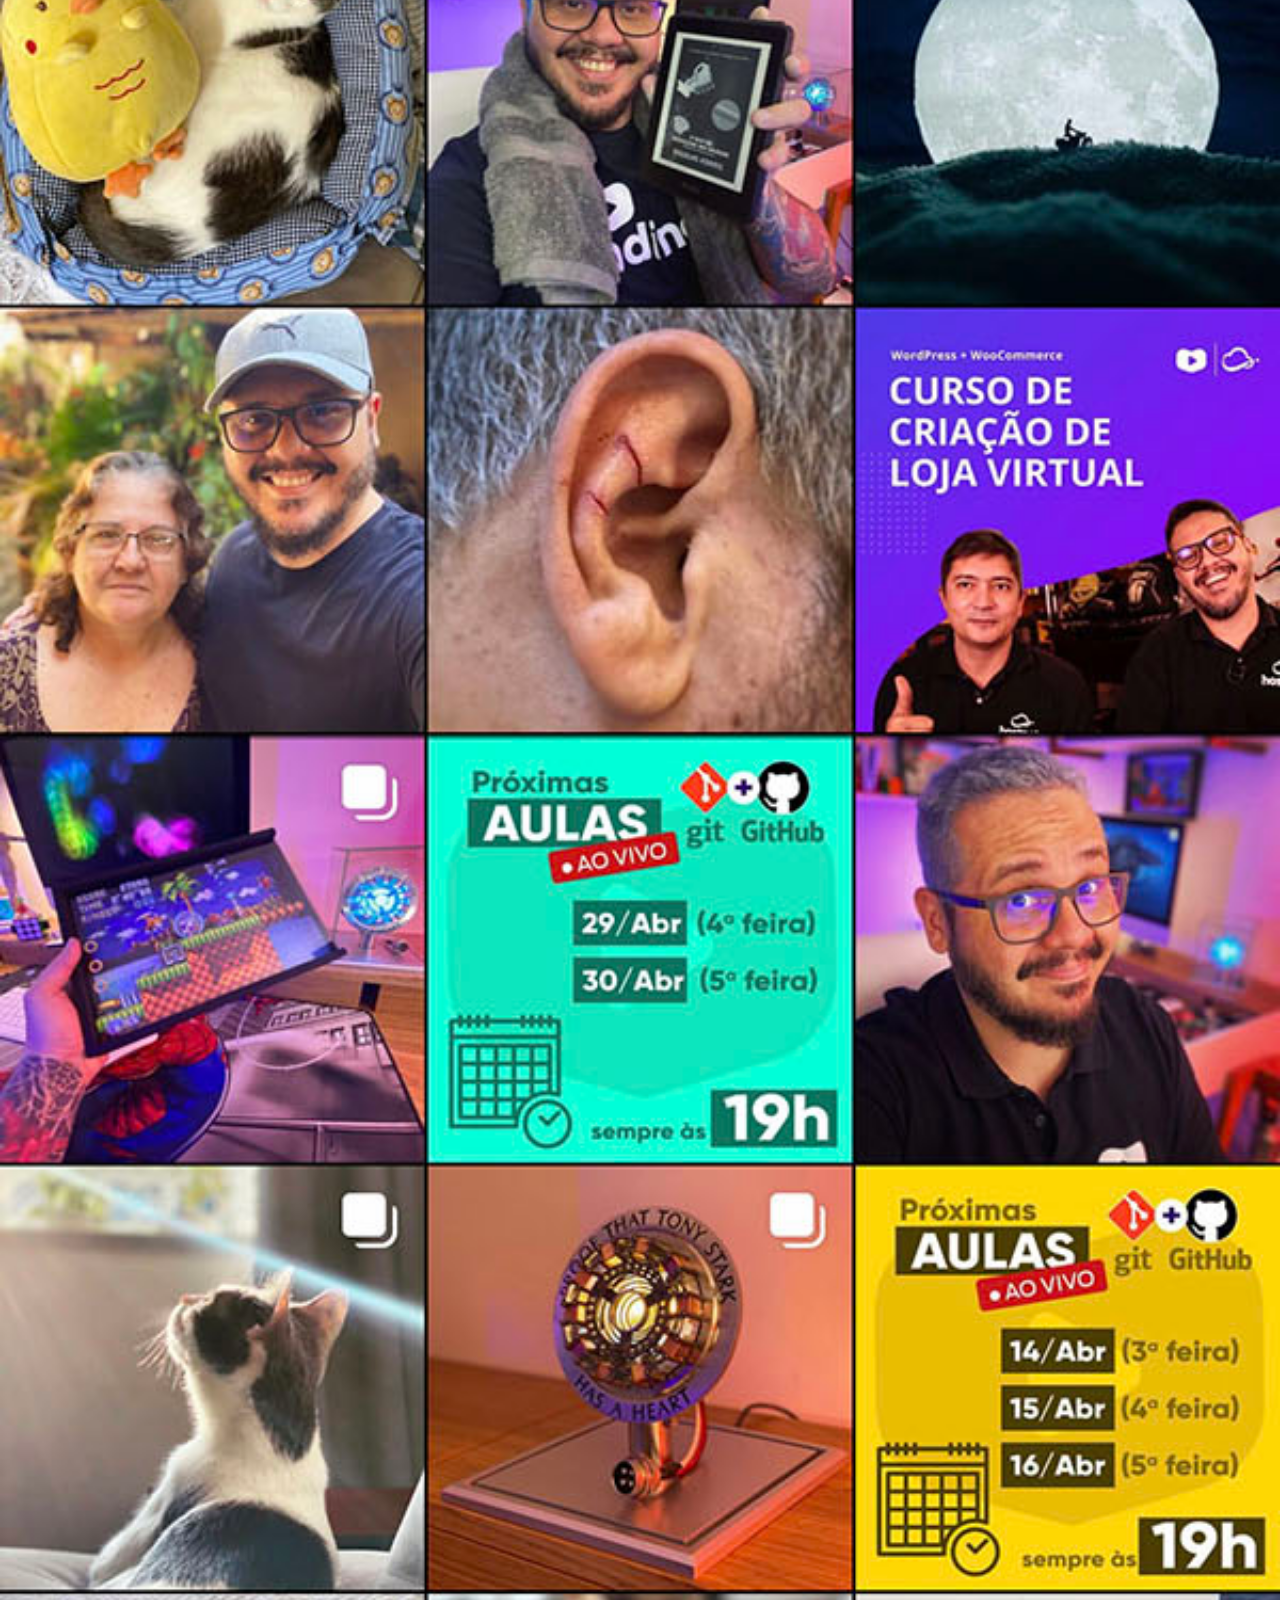
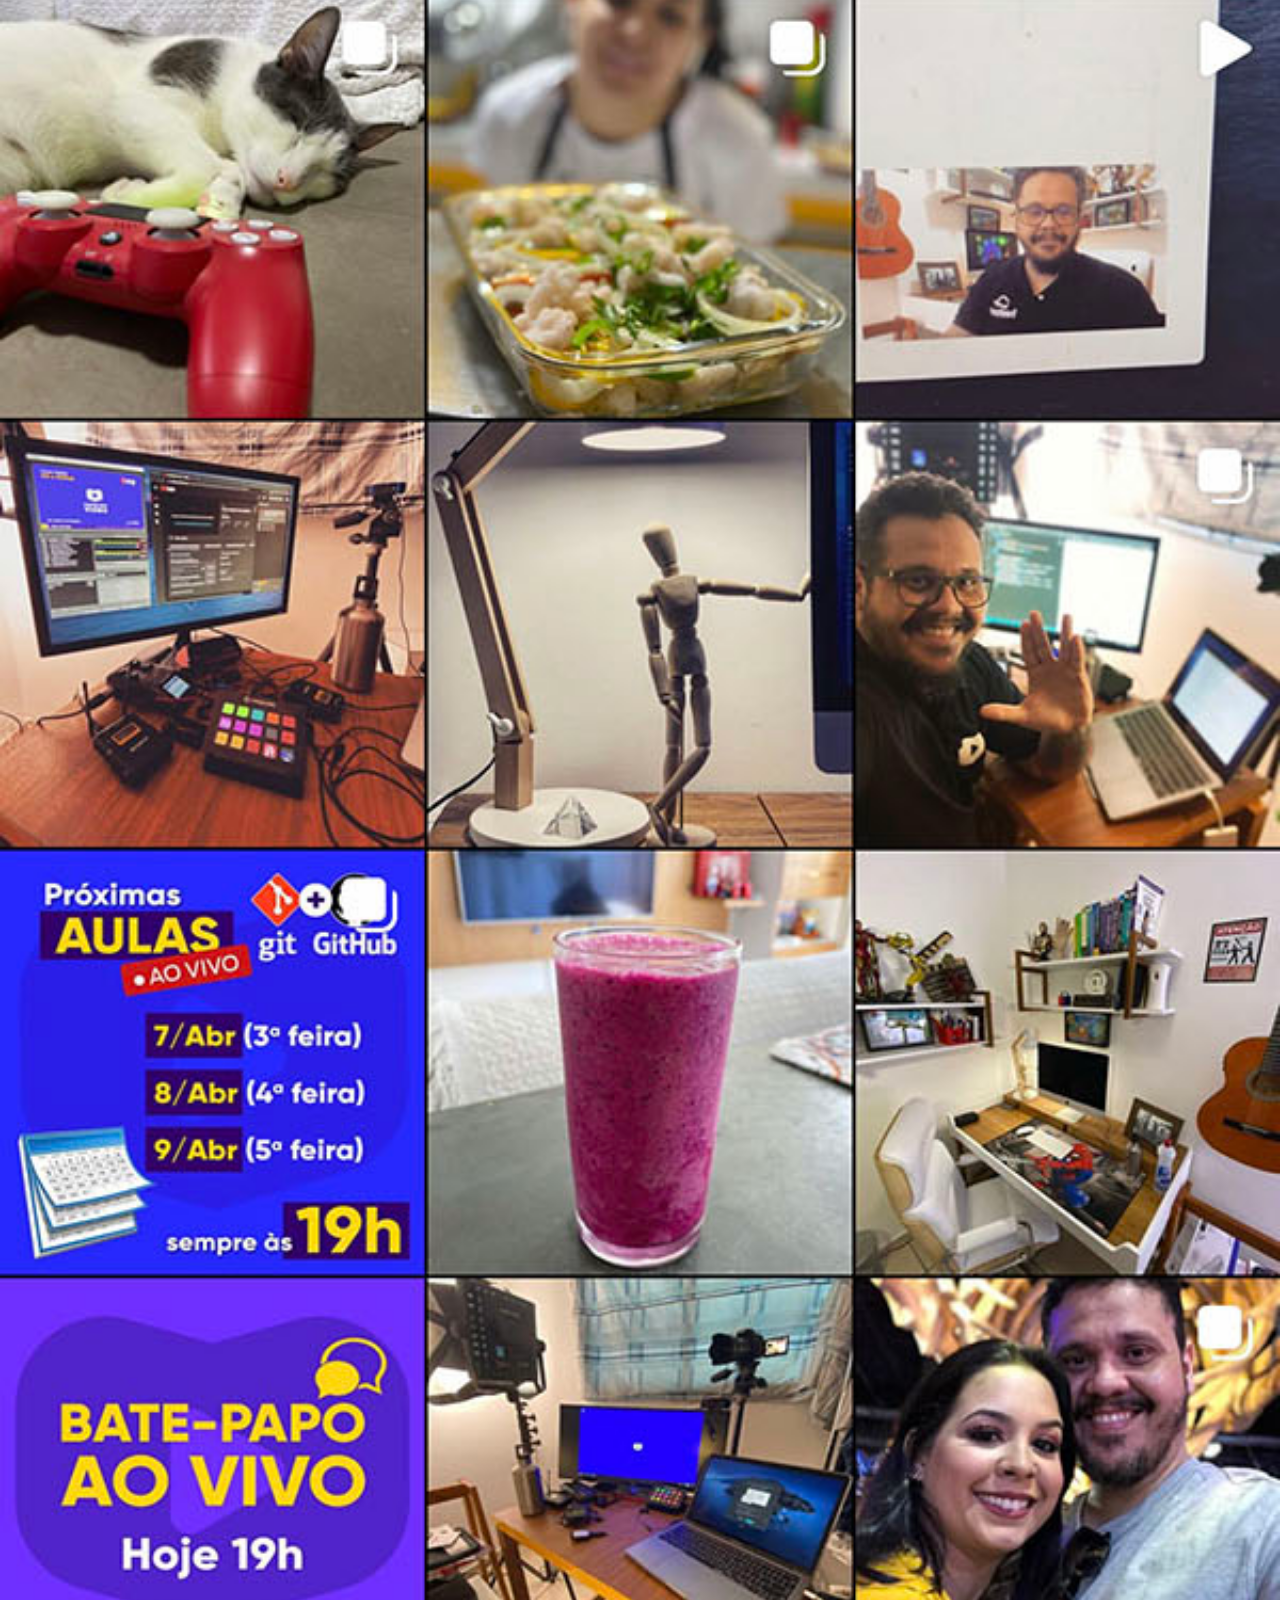
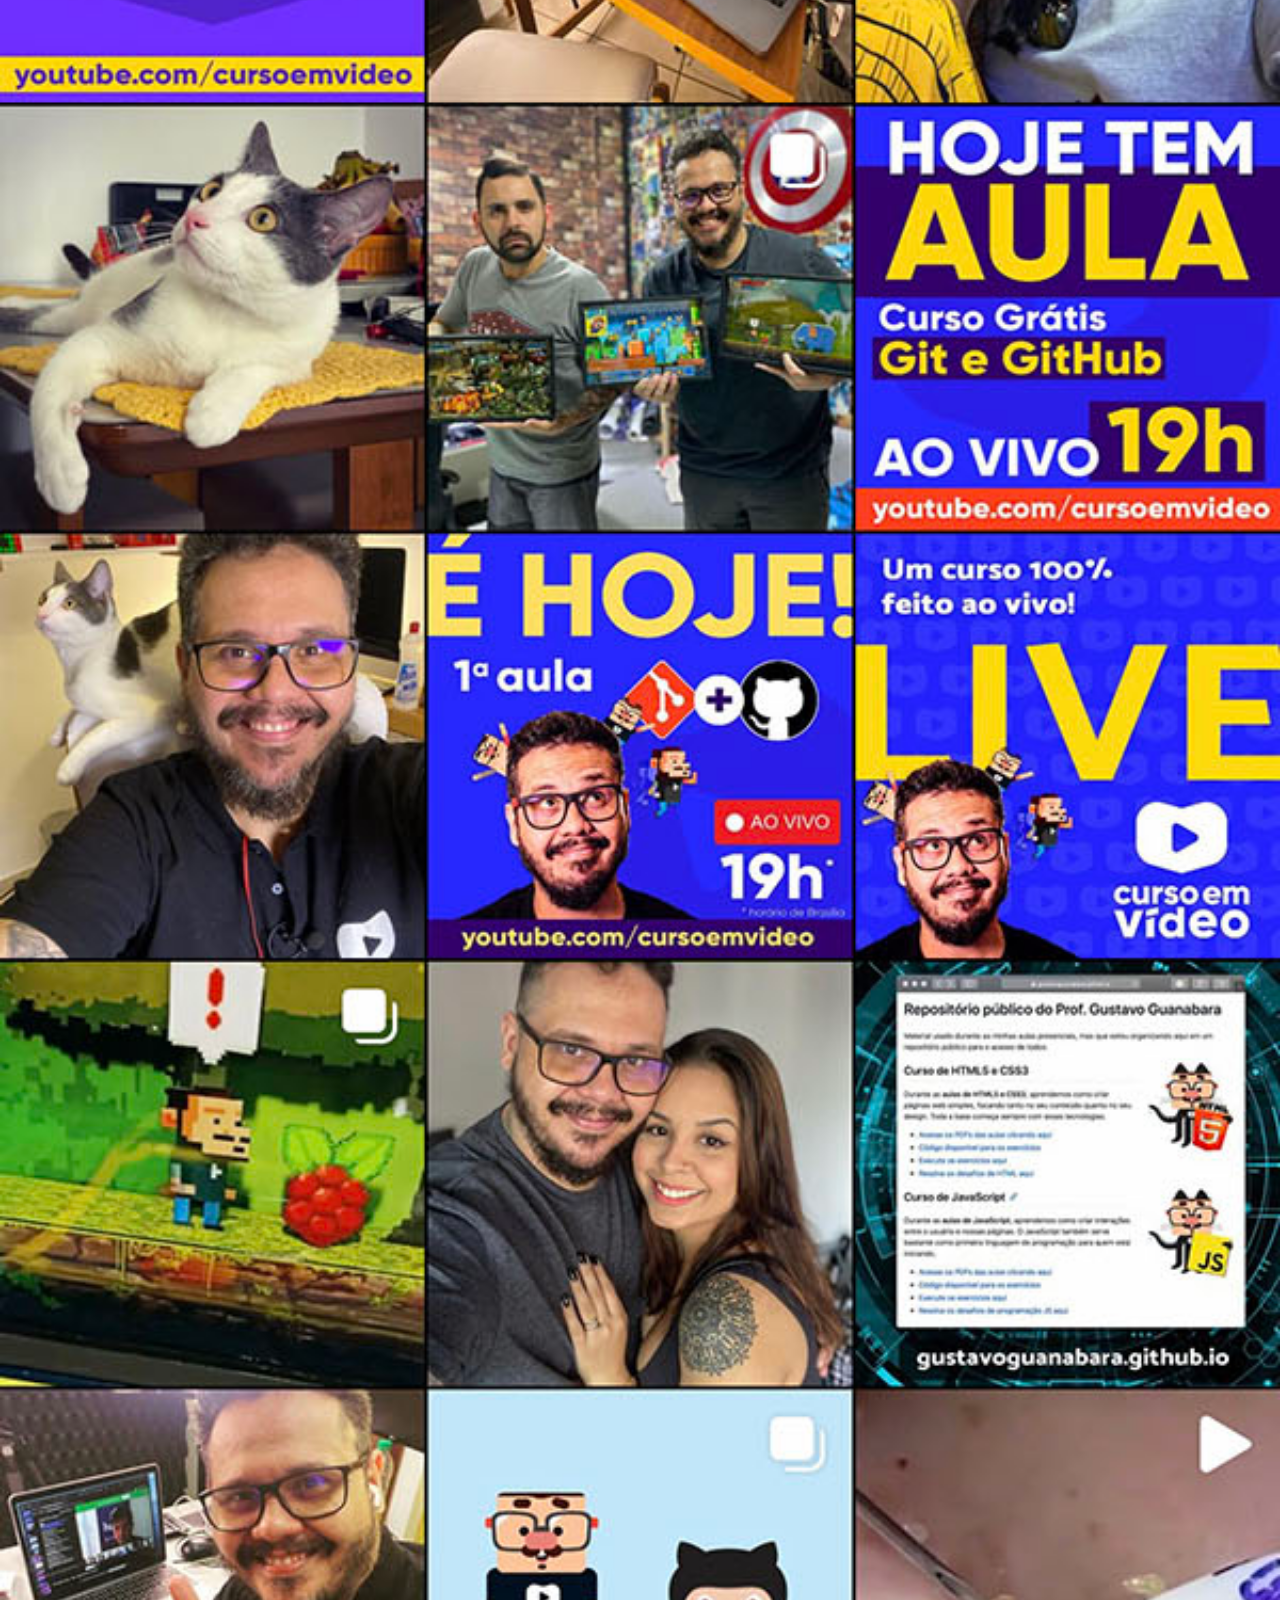
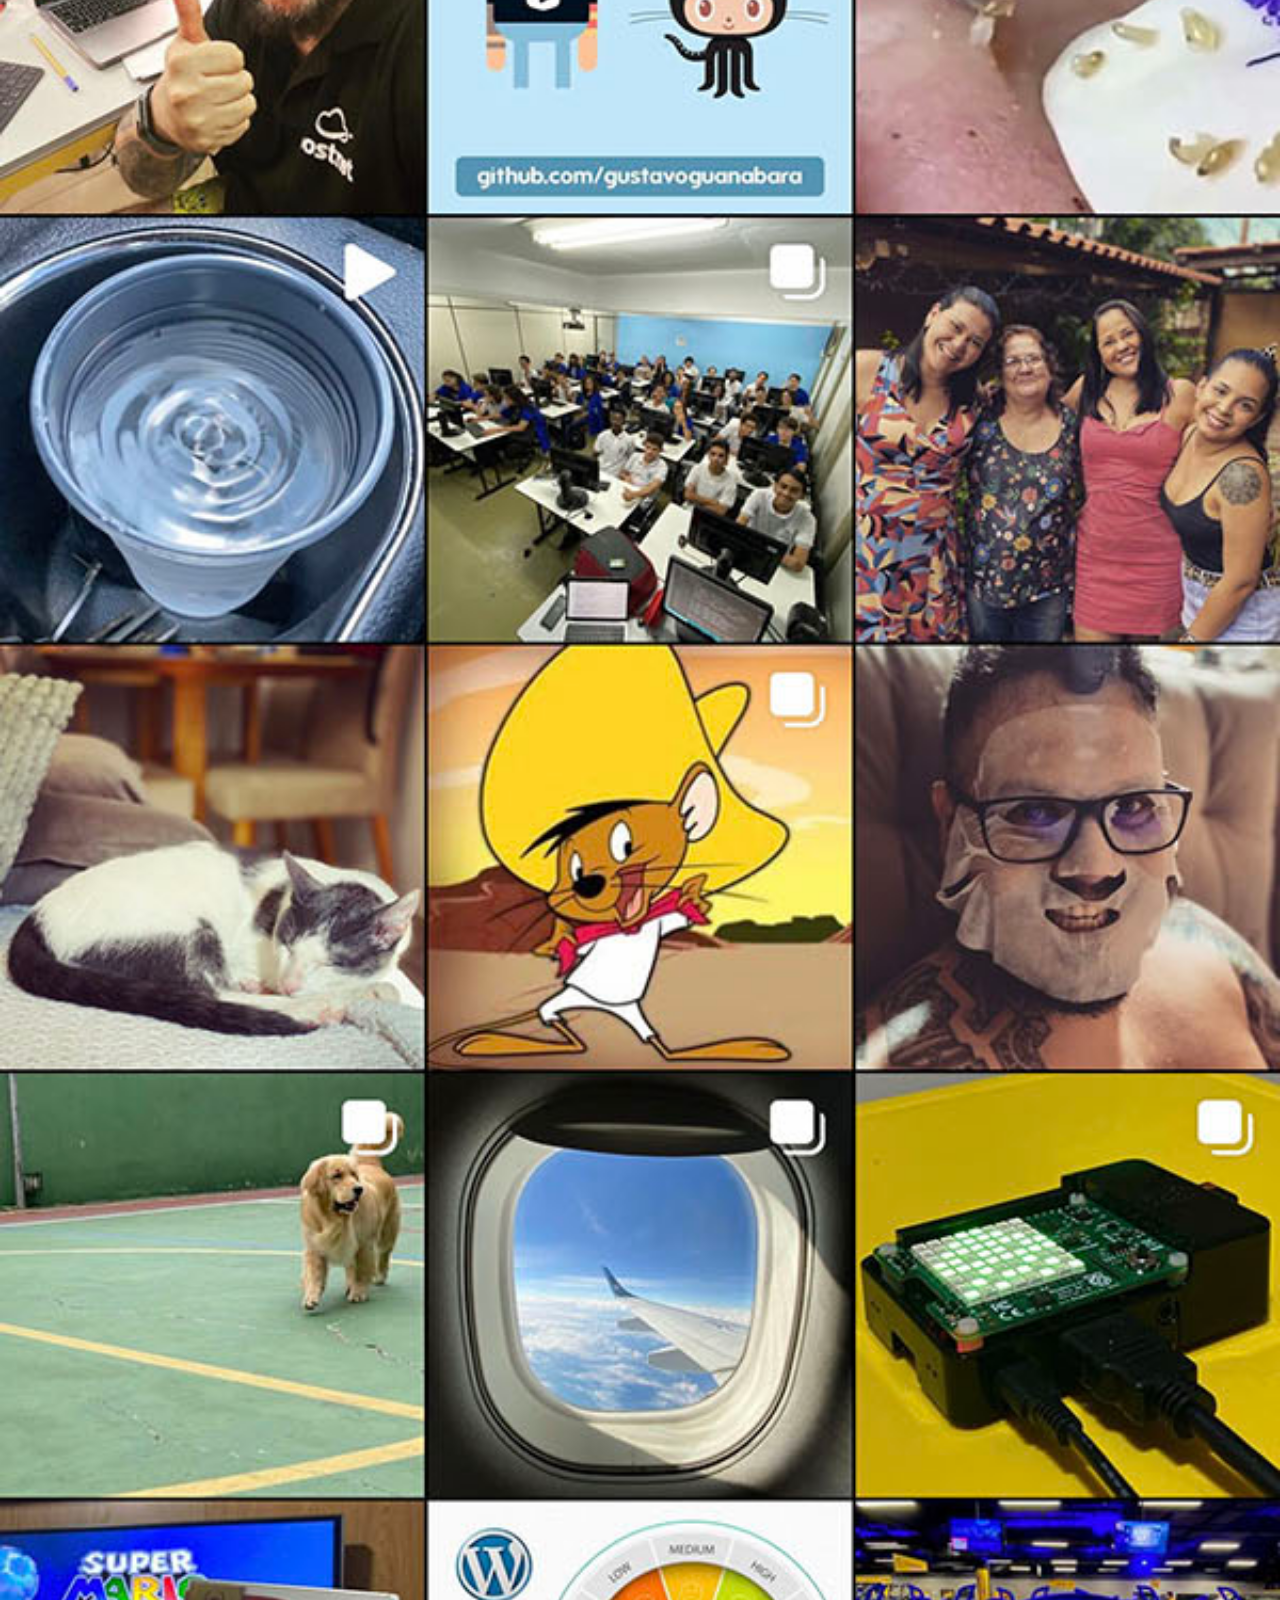
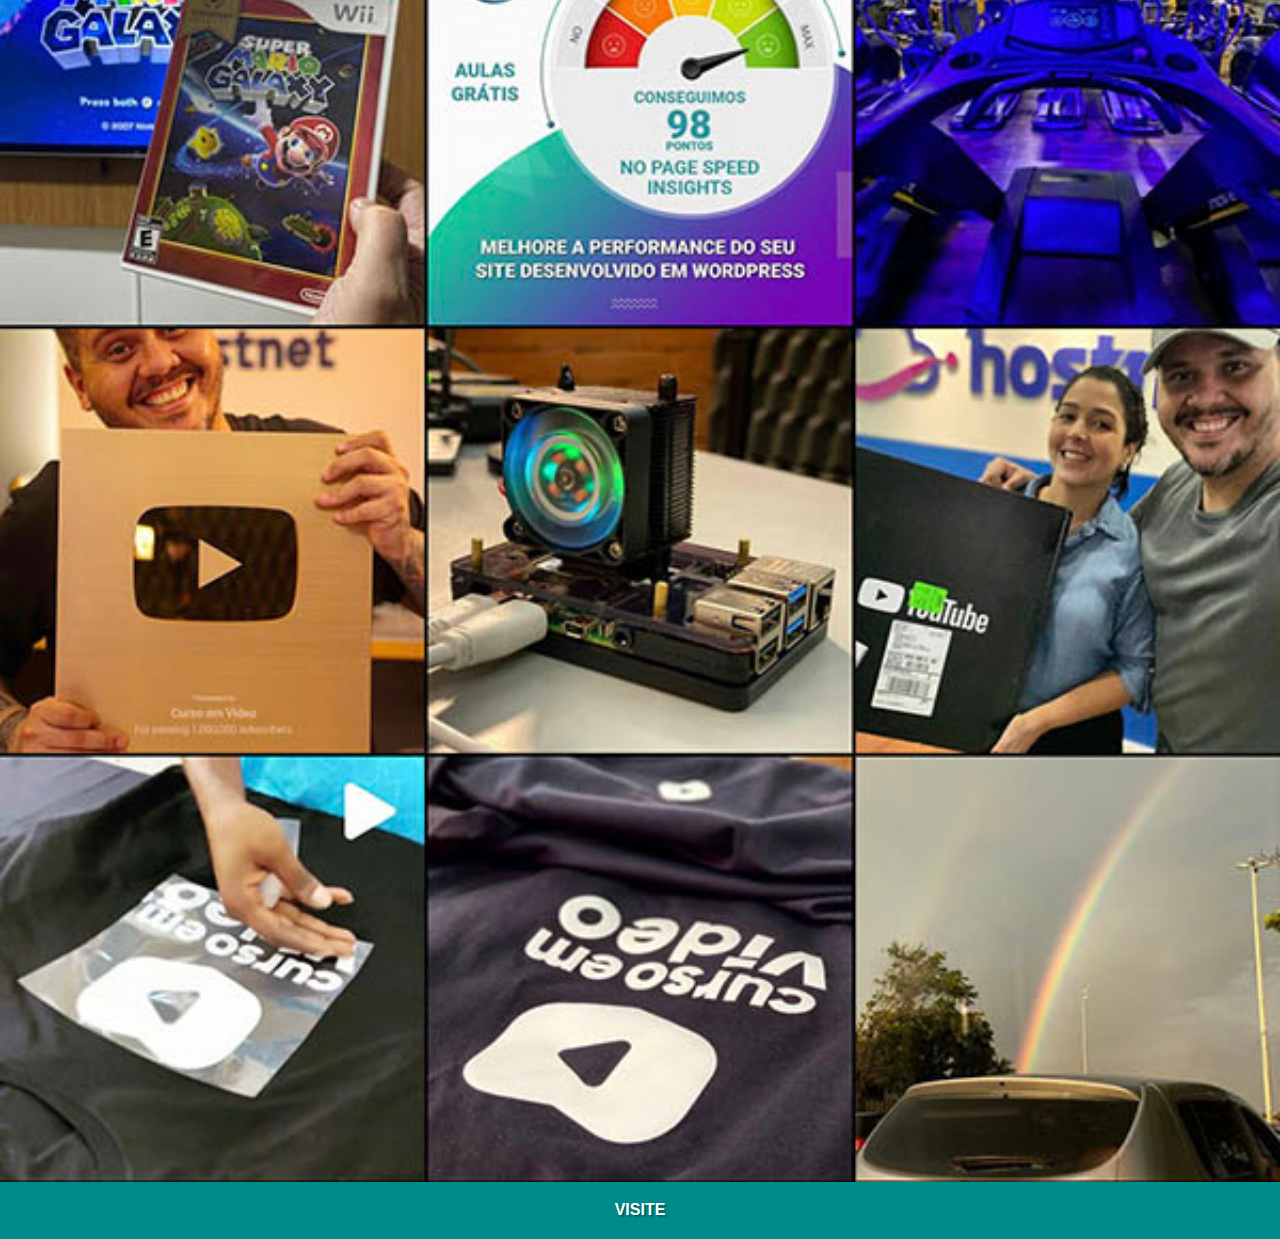
<file: instagram.html>
<!DOCTYPE html>
<html lang="pt-br">
<head>
    <meta charset="UTF-8">
    <meta name="viewport" content="width=device-width, initial-scale=1.0">
    <title>Tela do Instagram</title>
    <link rel="stylesheet" href="estilos/social.css">
</head>
<body>
    <img src="imagens/tela-instagram.jpg" alt="Tela do instagram">
    <a href="https://instagram.com" target="_blank">Visite</a>
</body>
</html>
</file>
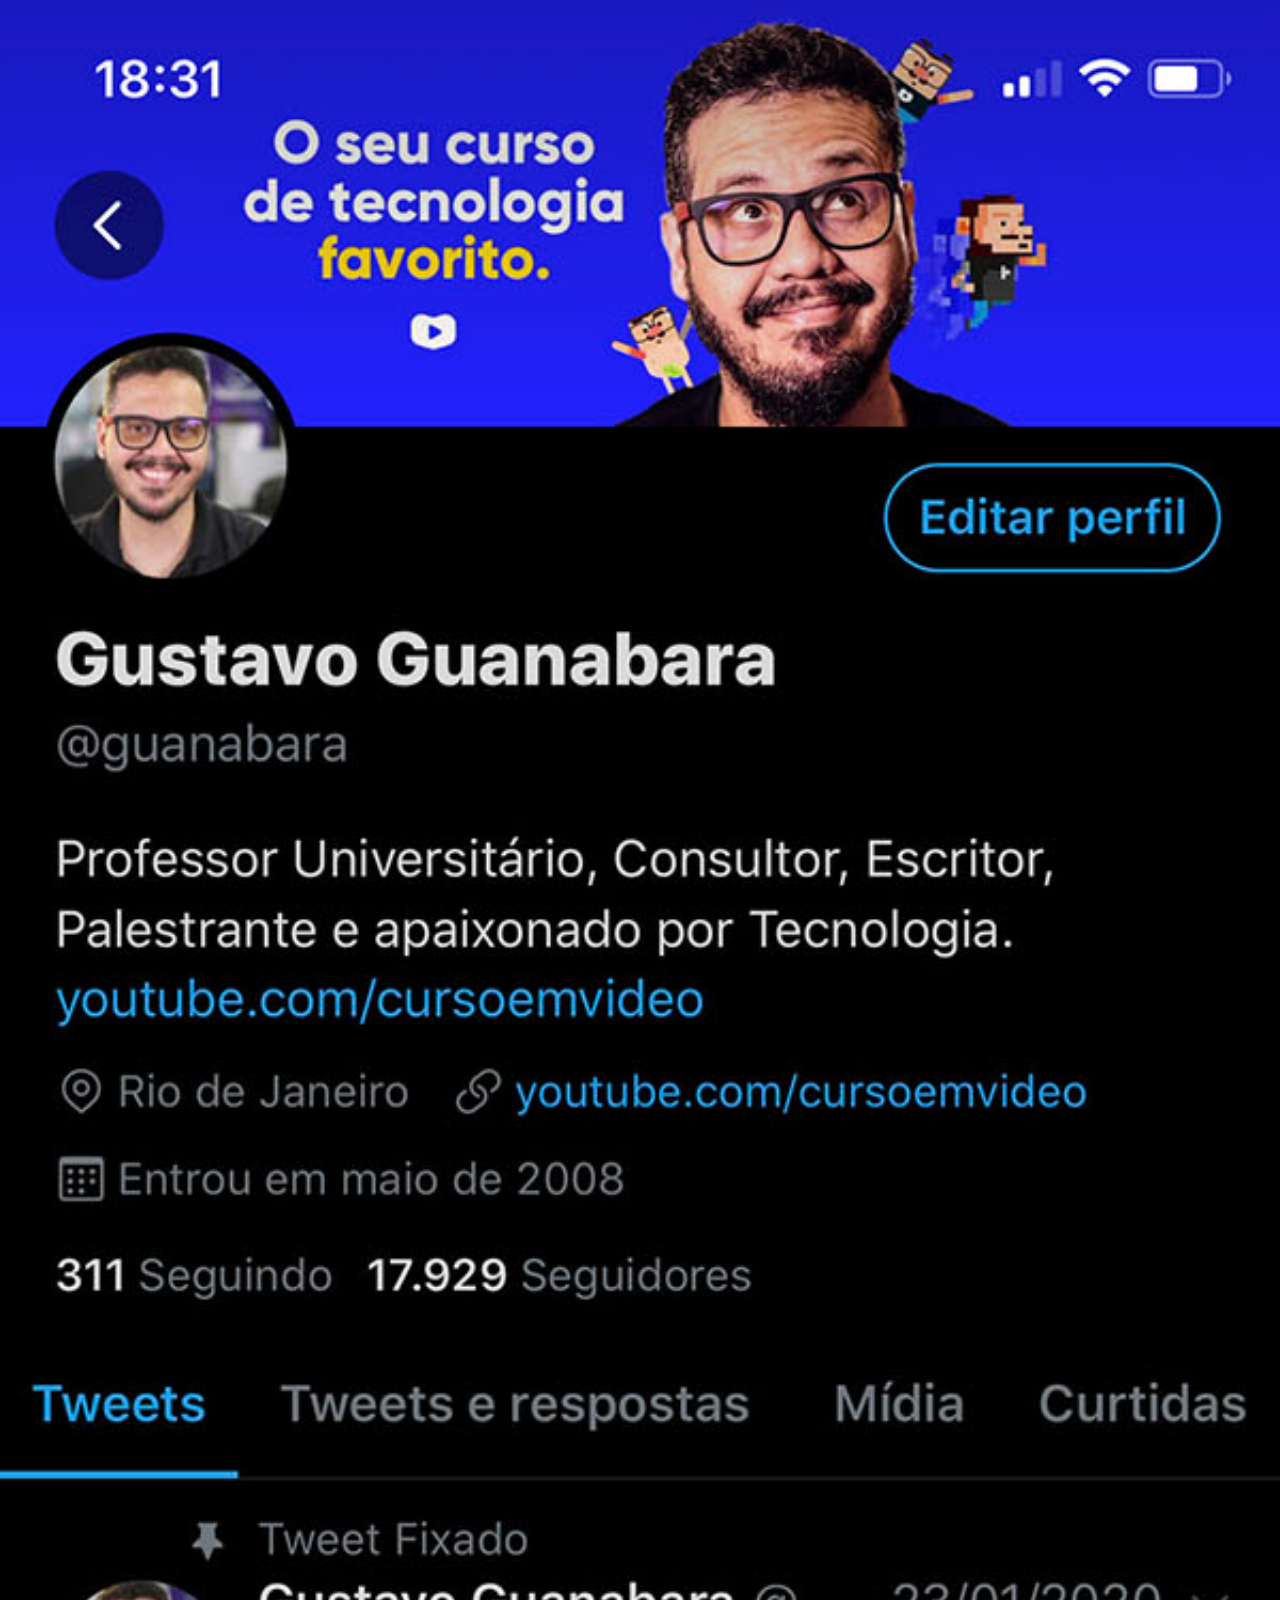
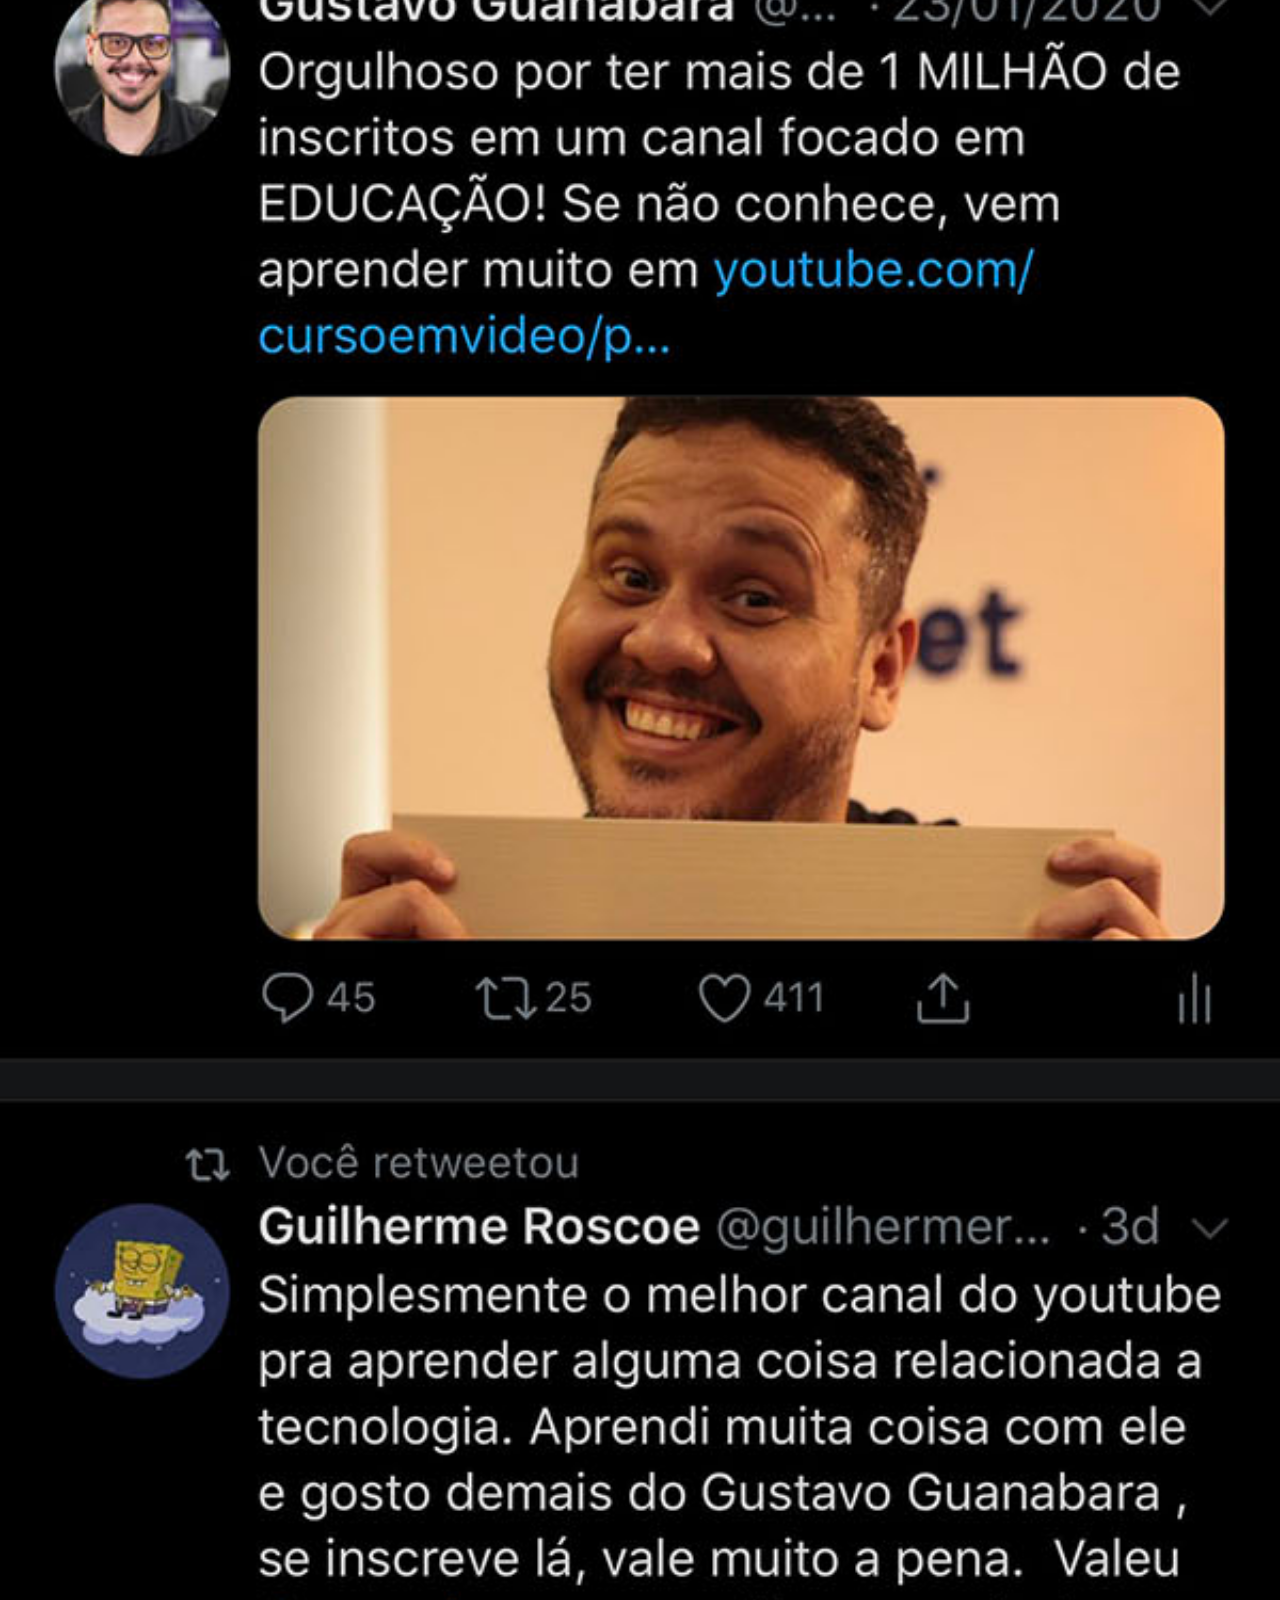
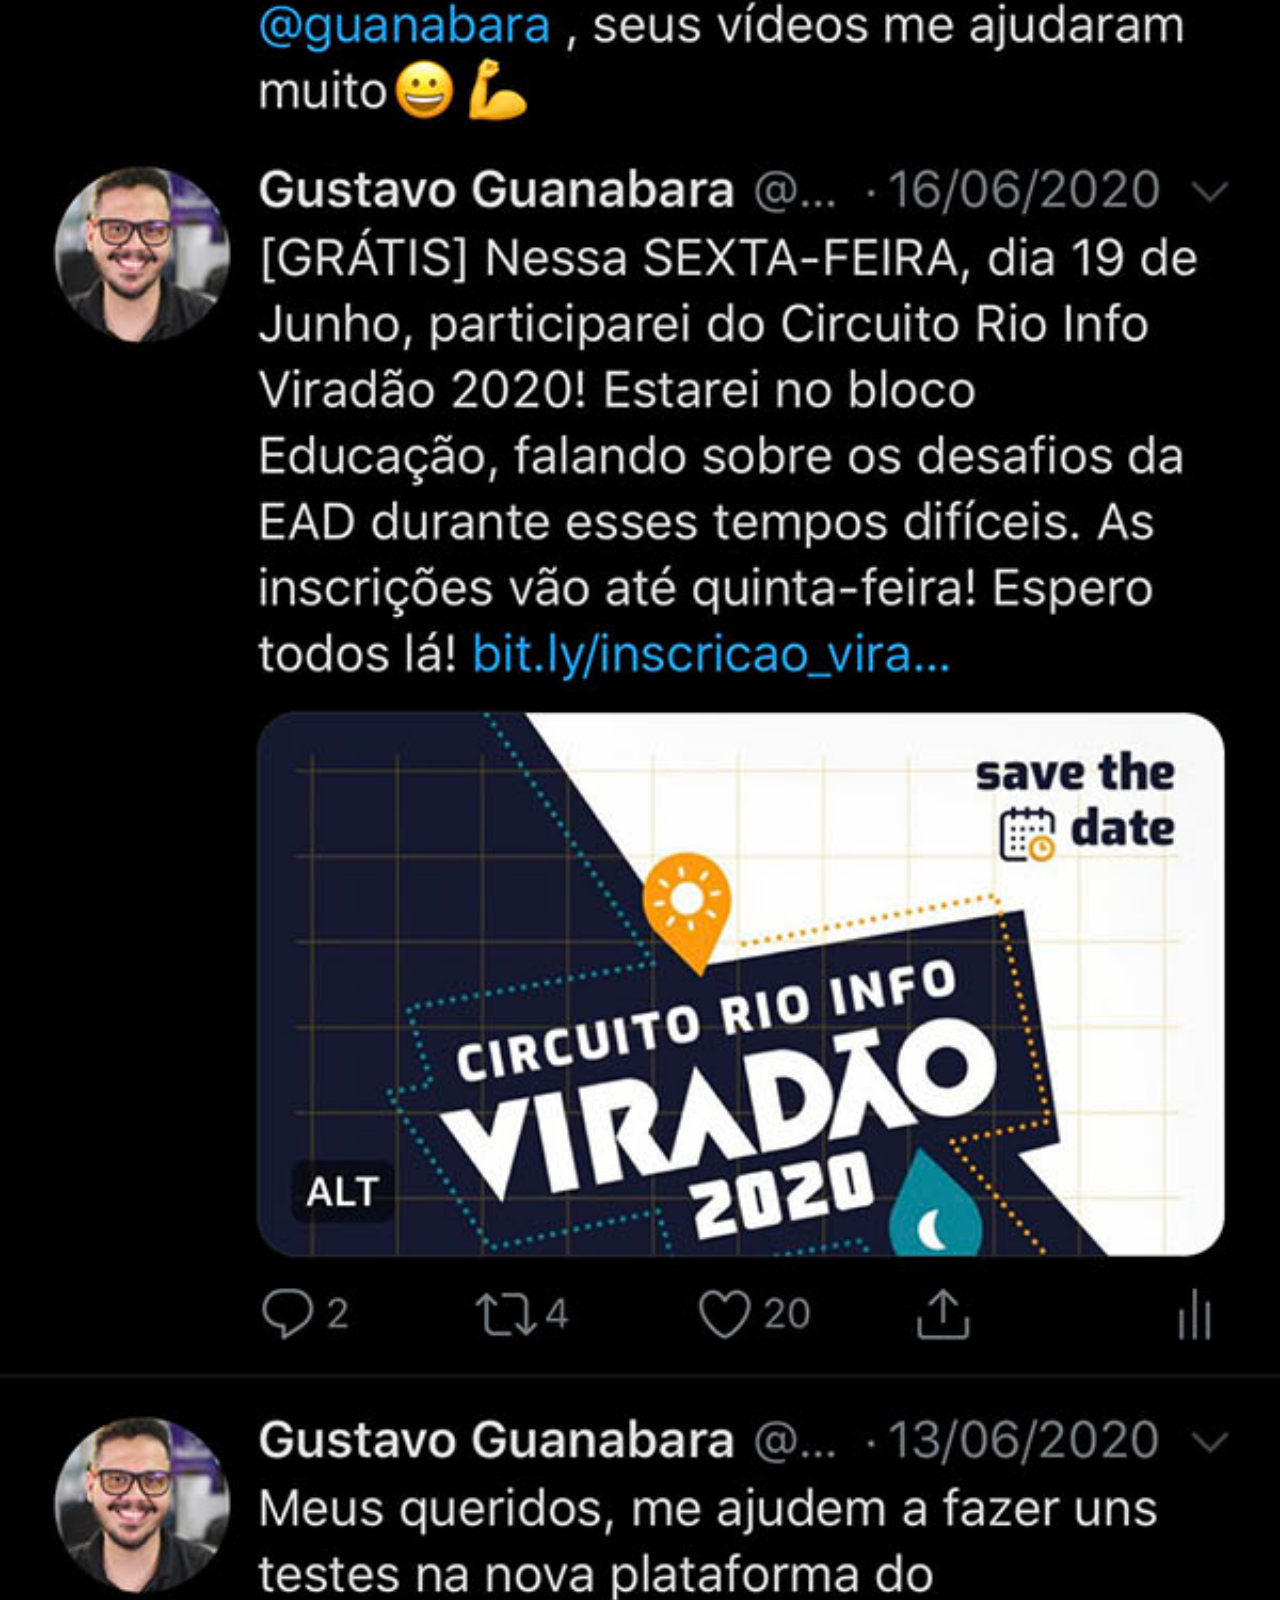
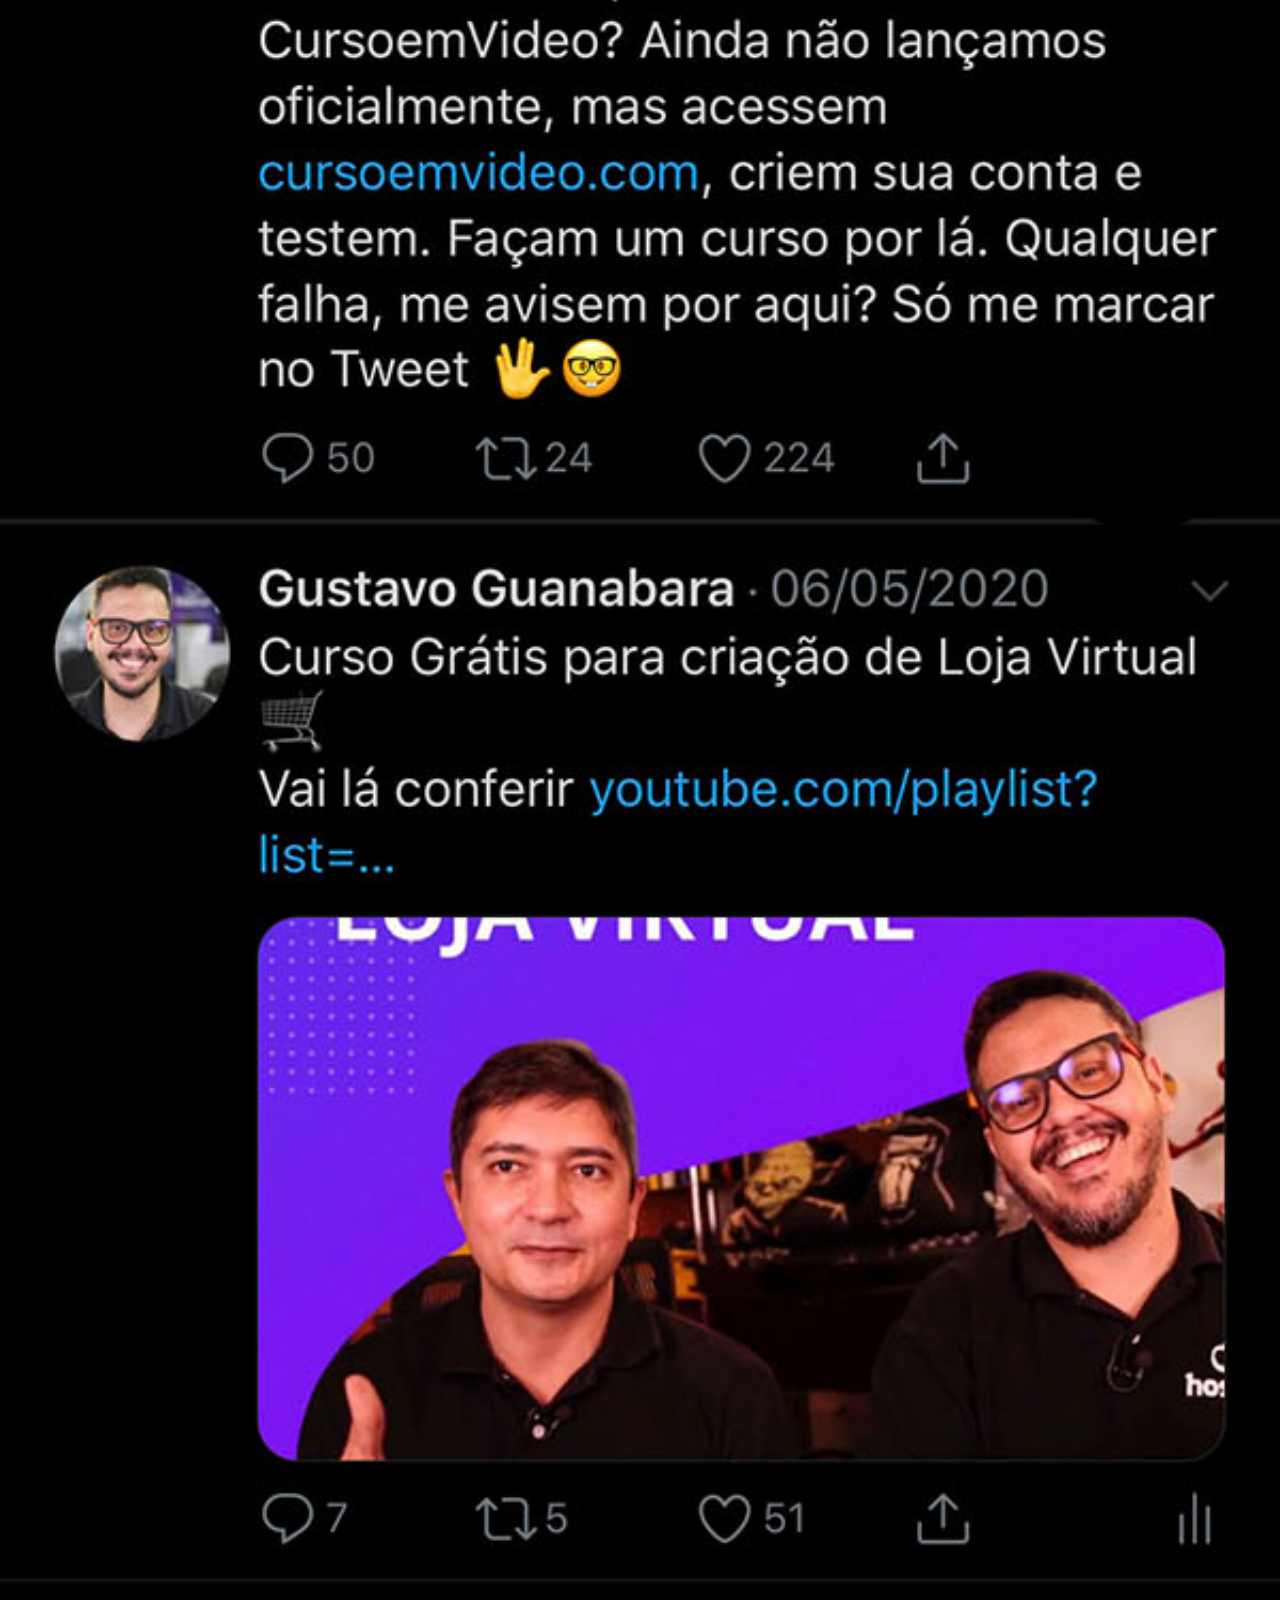
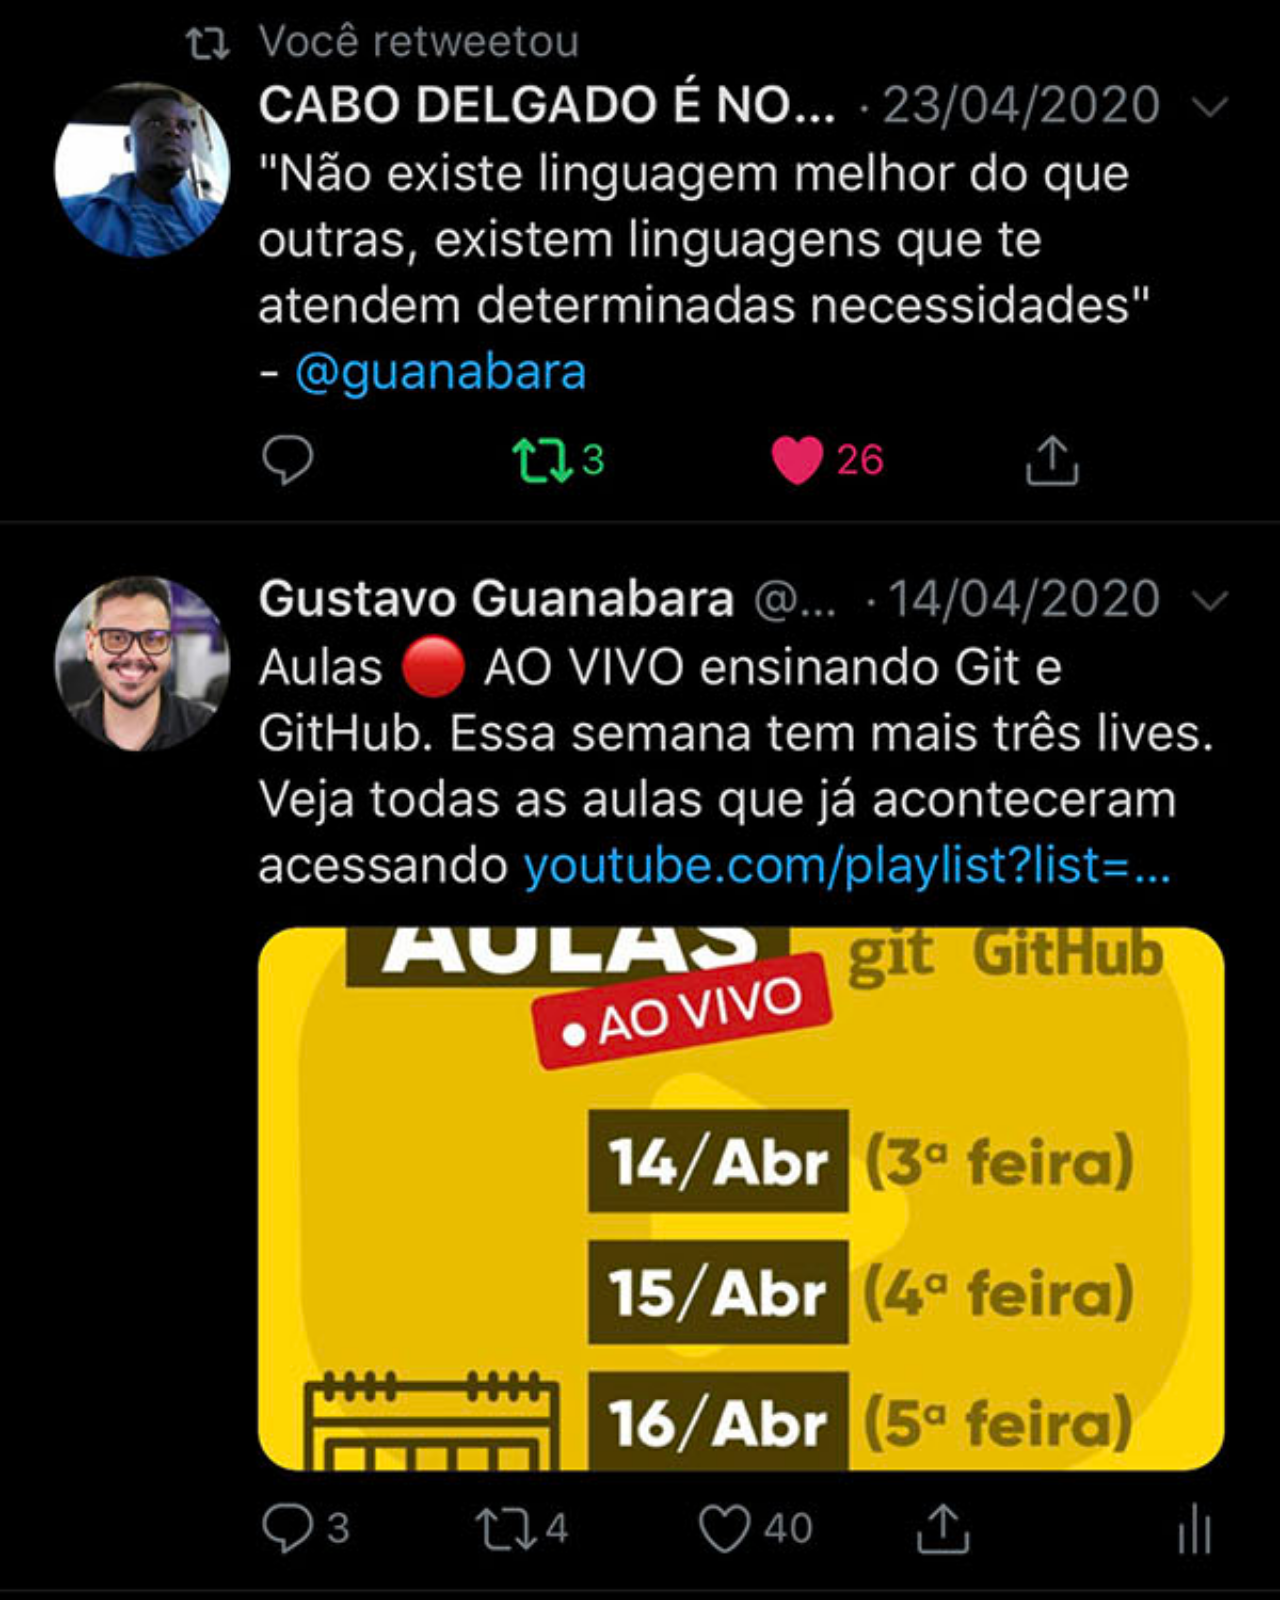
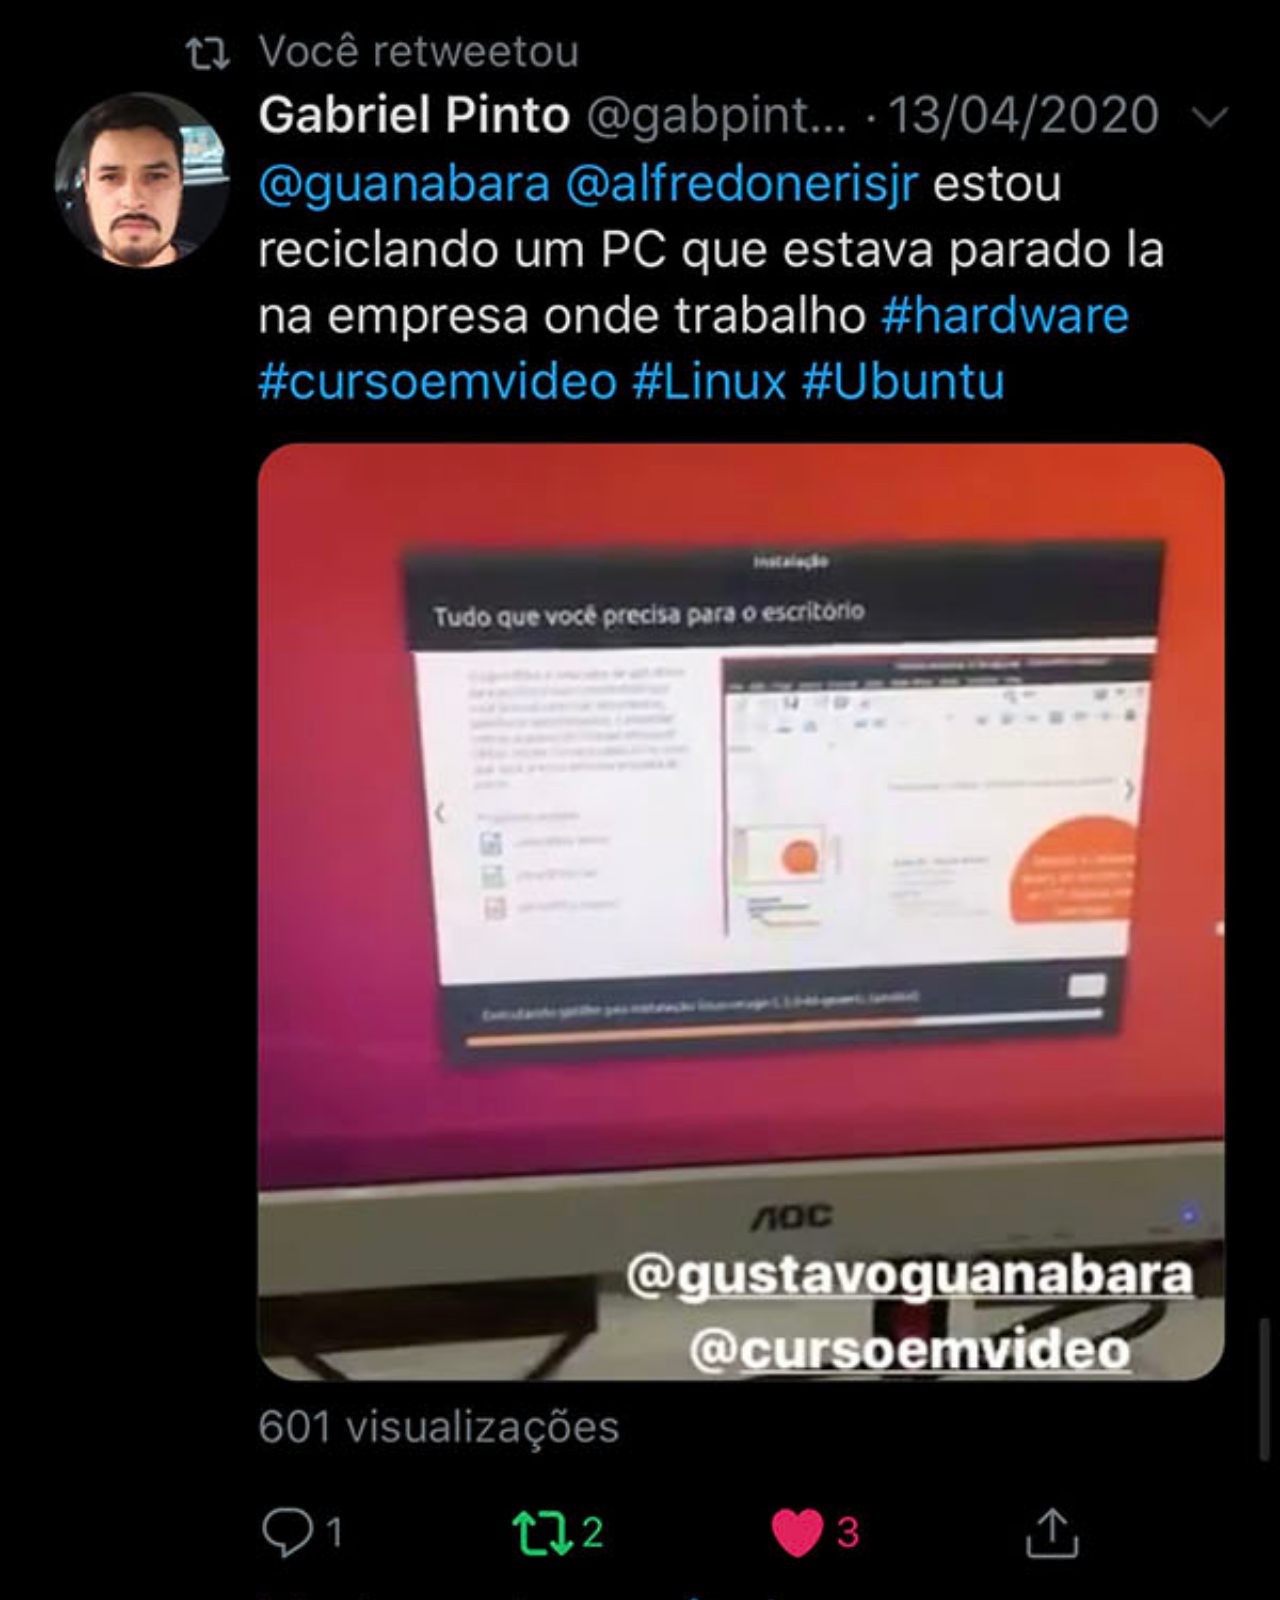
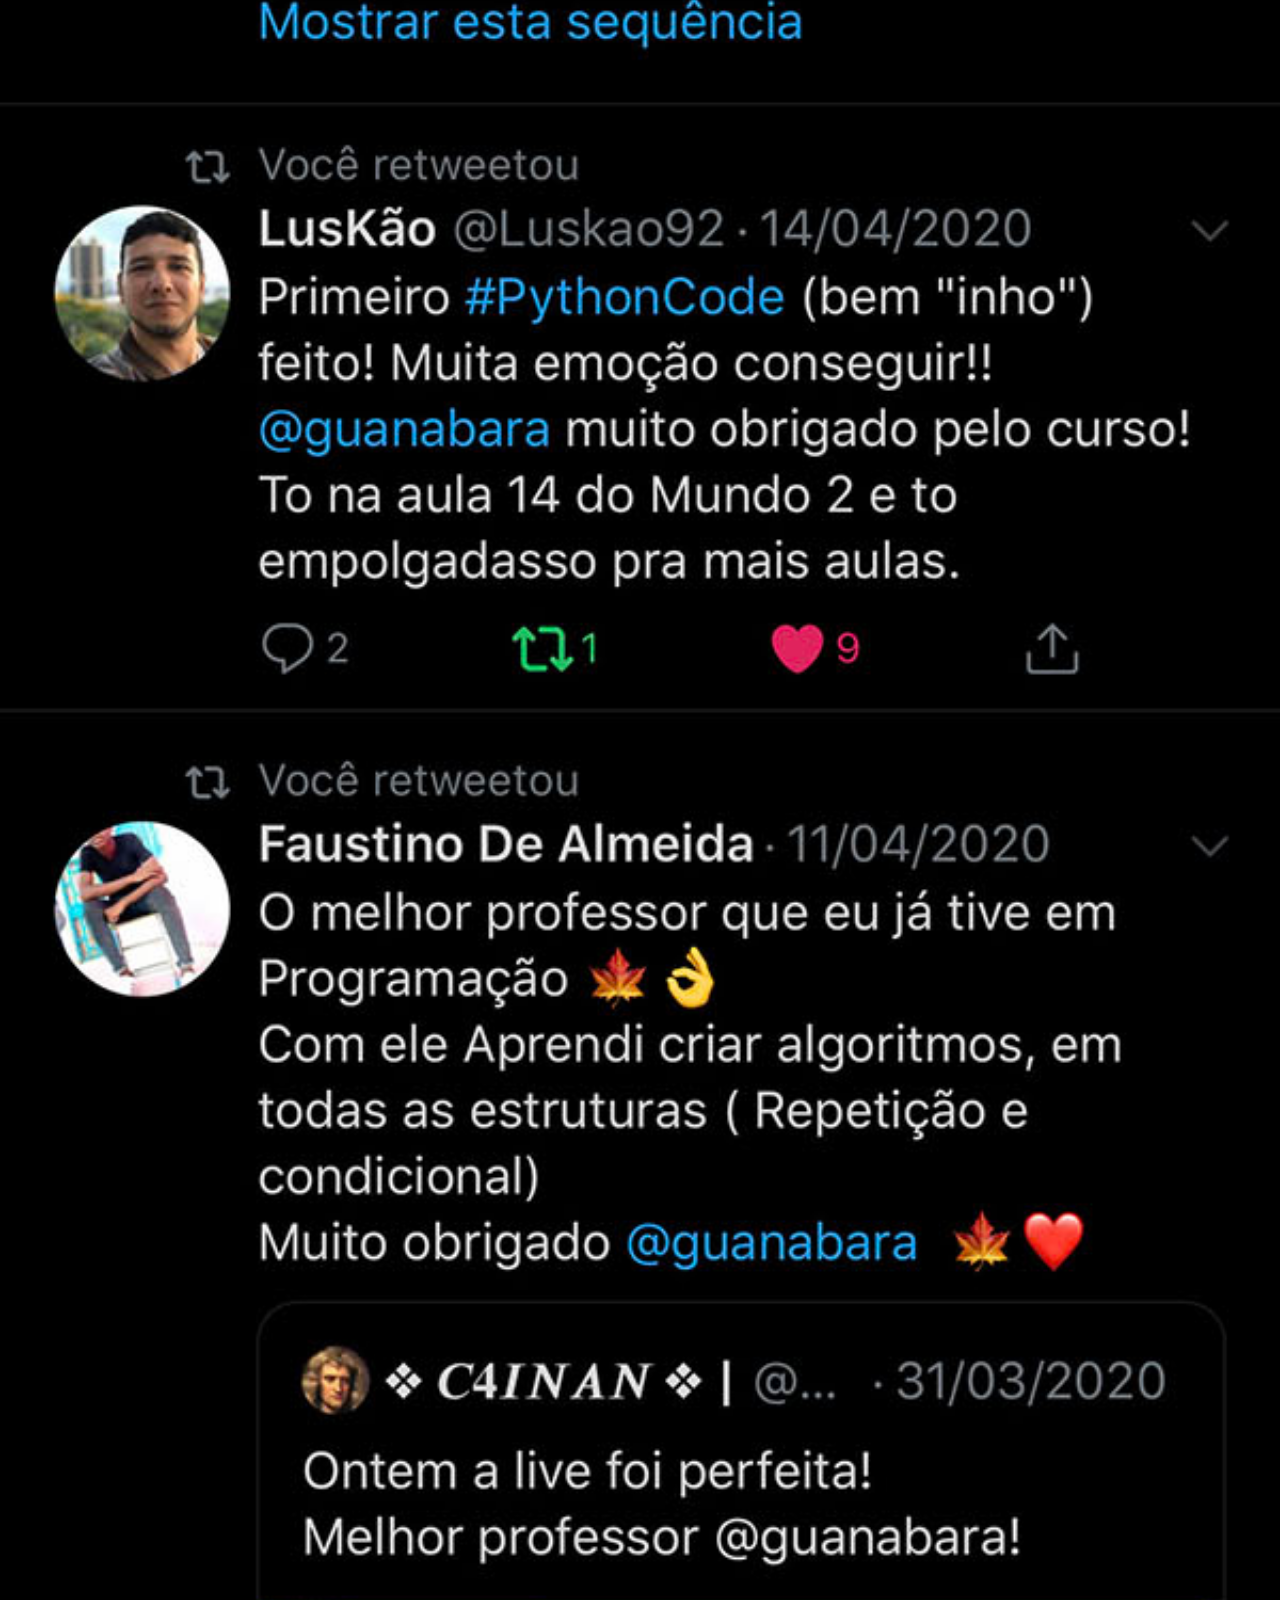
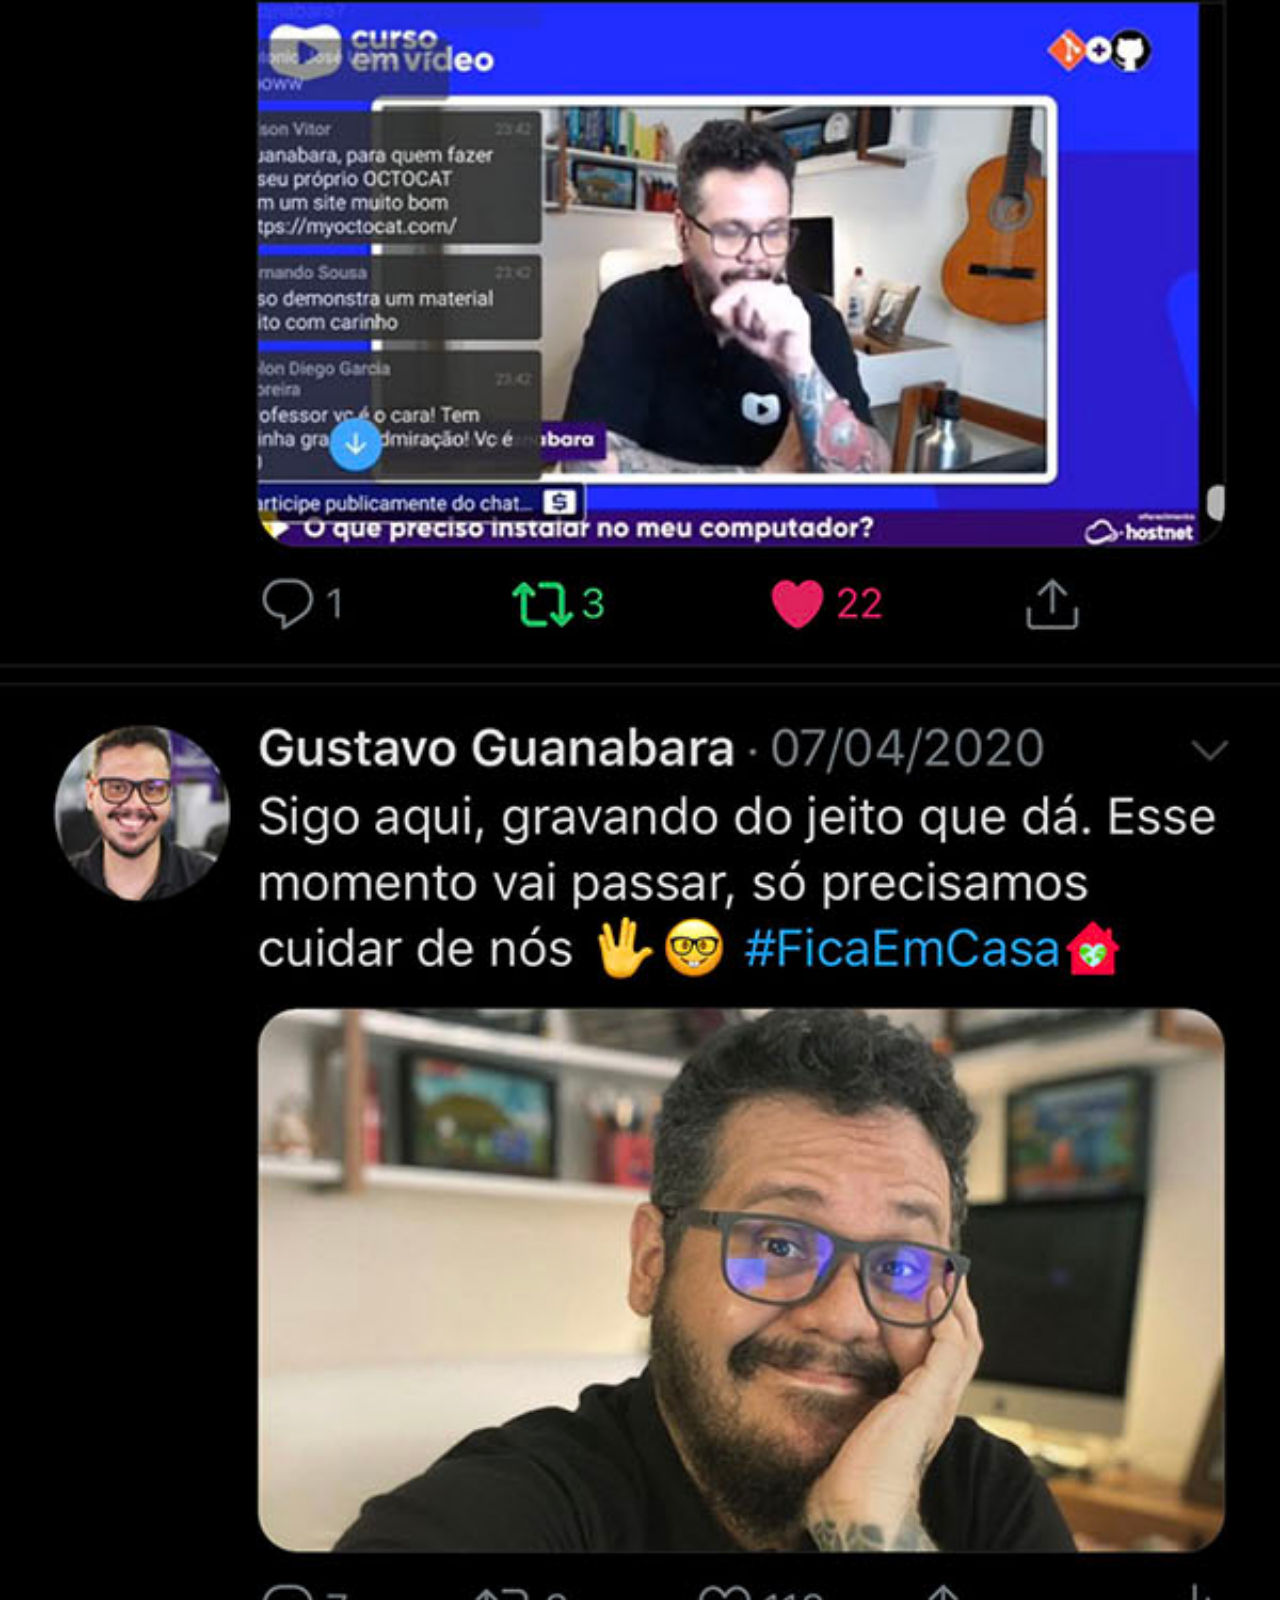
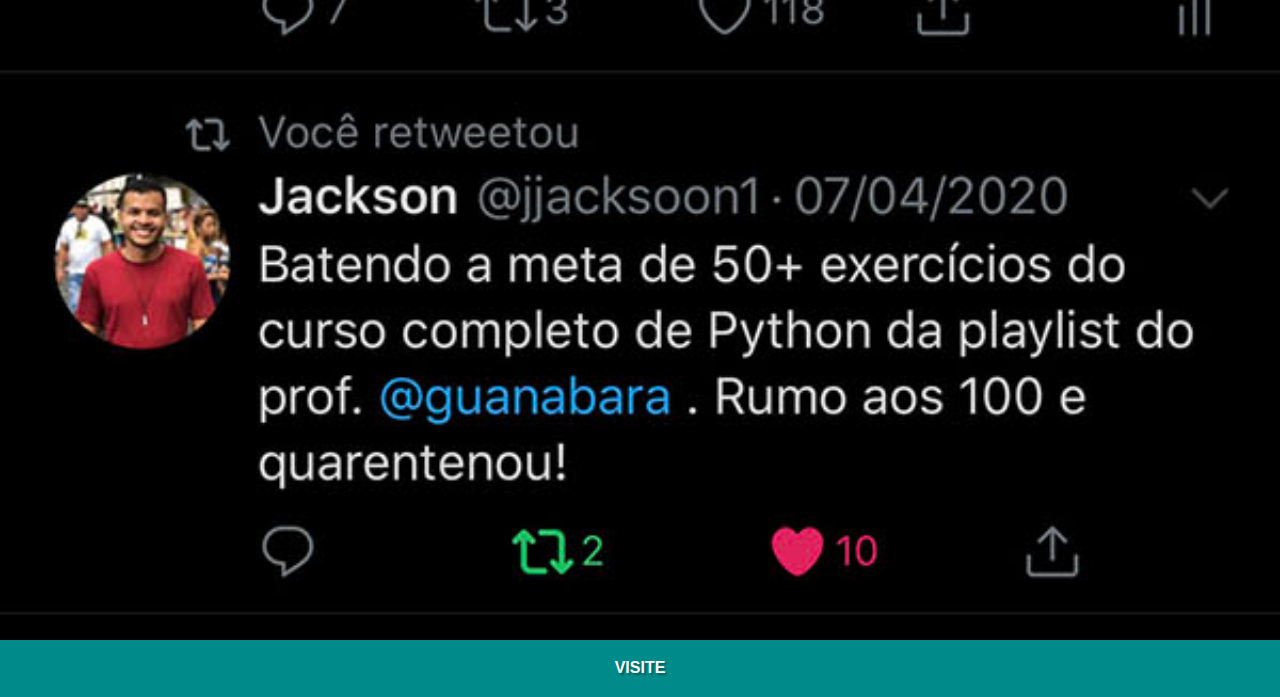
<file: twitter.html>
<!DOCTYPE html>
<html lang="pt-br">
<head>
    <meta charset="UTF-8">
    <meta name="viewport" content="width=device-width, initial-scale=1.0">
    <title>Twitter</title>
    <link rel="stylesheet" href="estilos/social.css">
</head>
<body>
    <img src="imagens/tela-twitter.jpg" alt="Tela do Twitter">
    <a href="https://twitter.com" target="_blank">Visite</a>
</body>
</html>
</file>
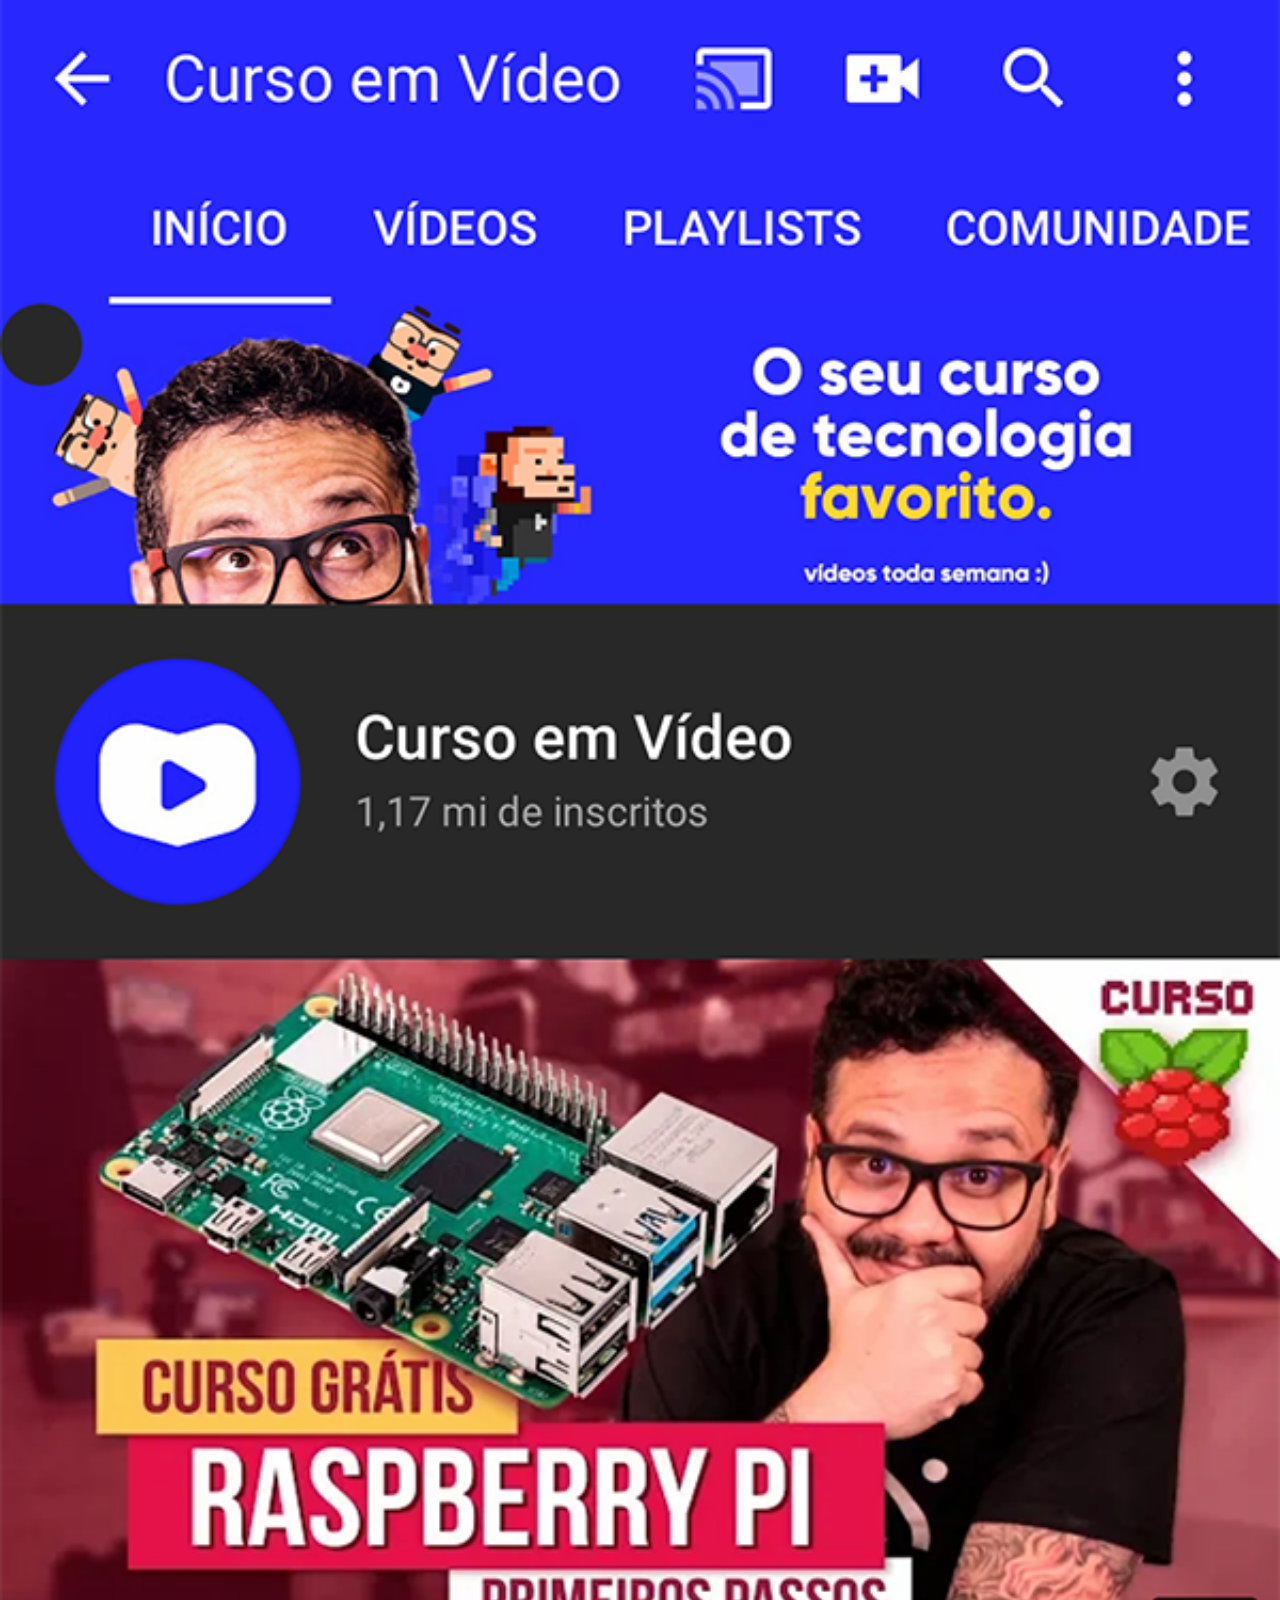
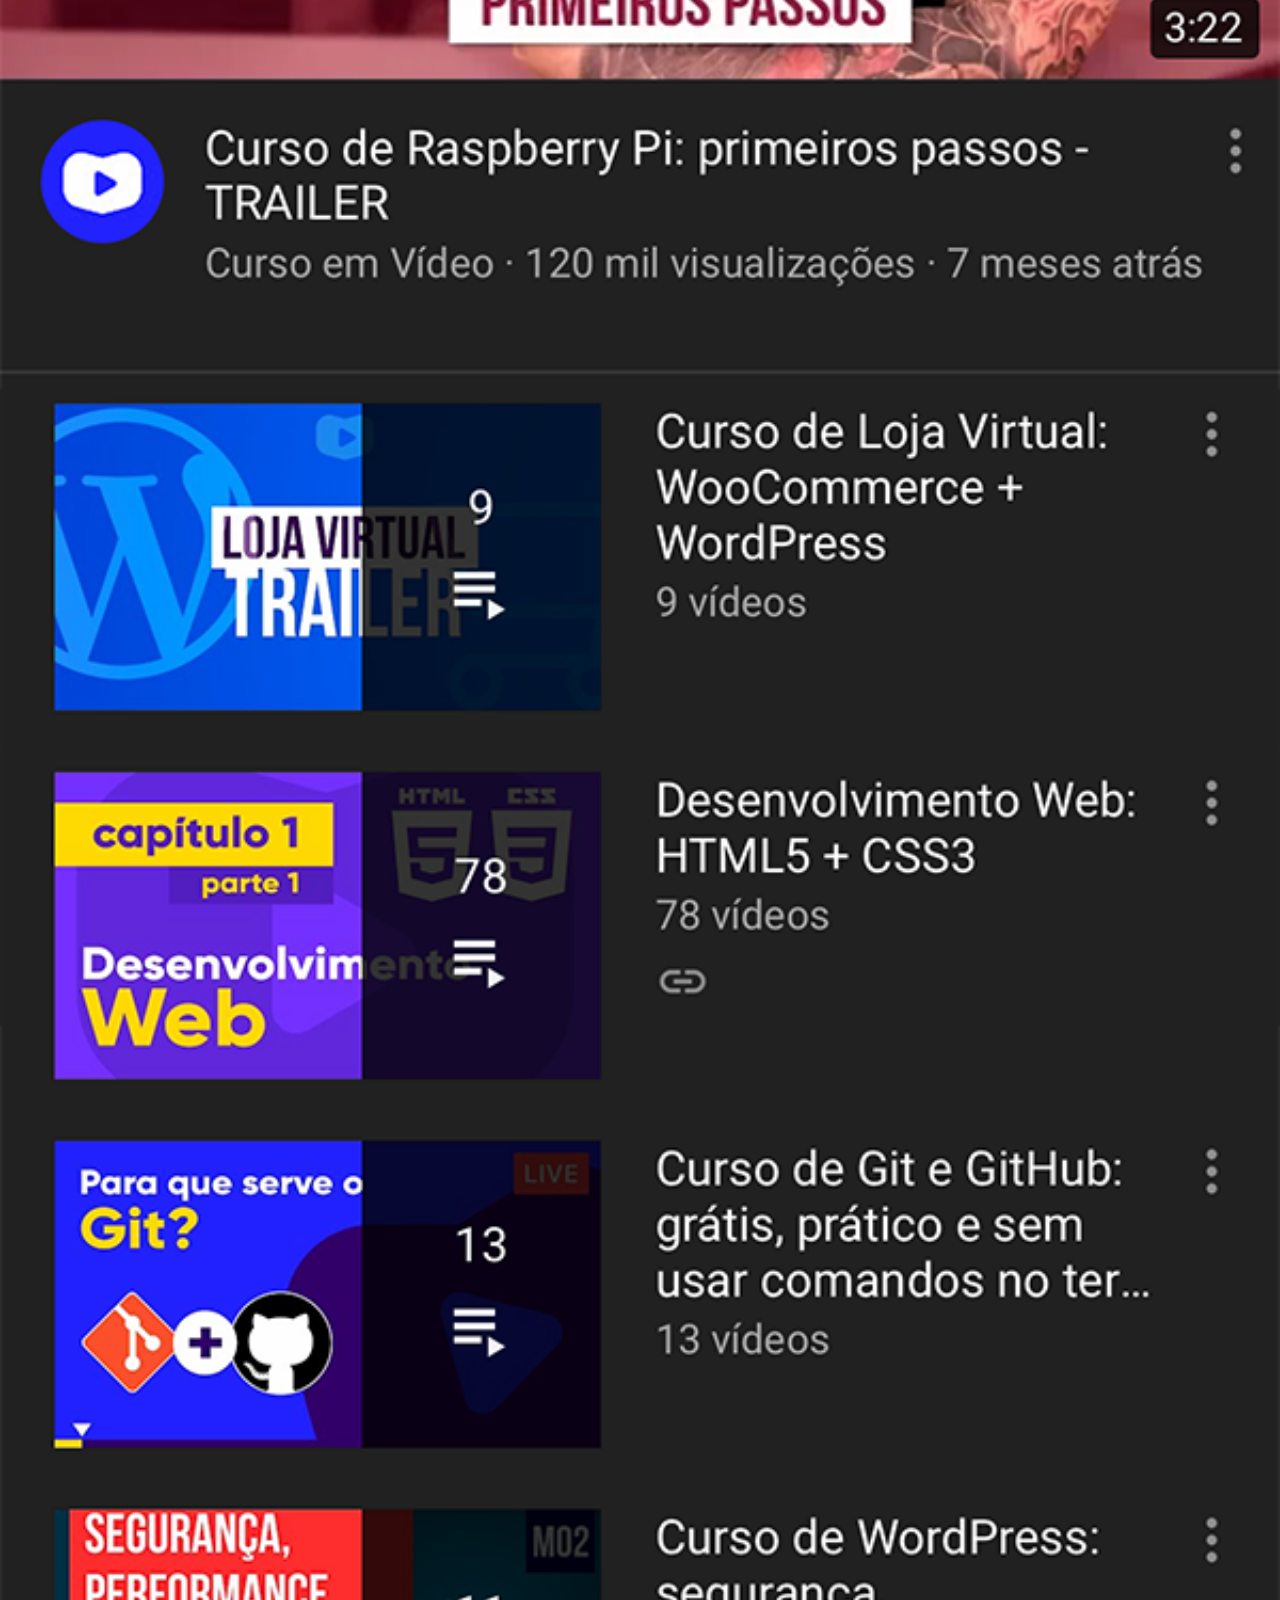
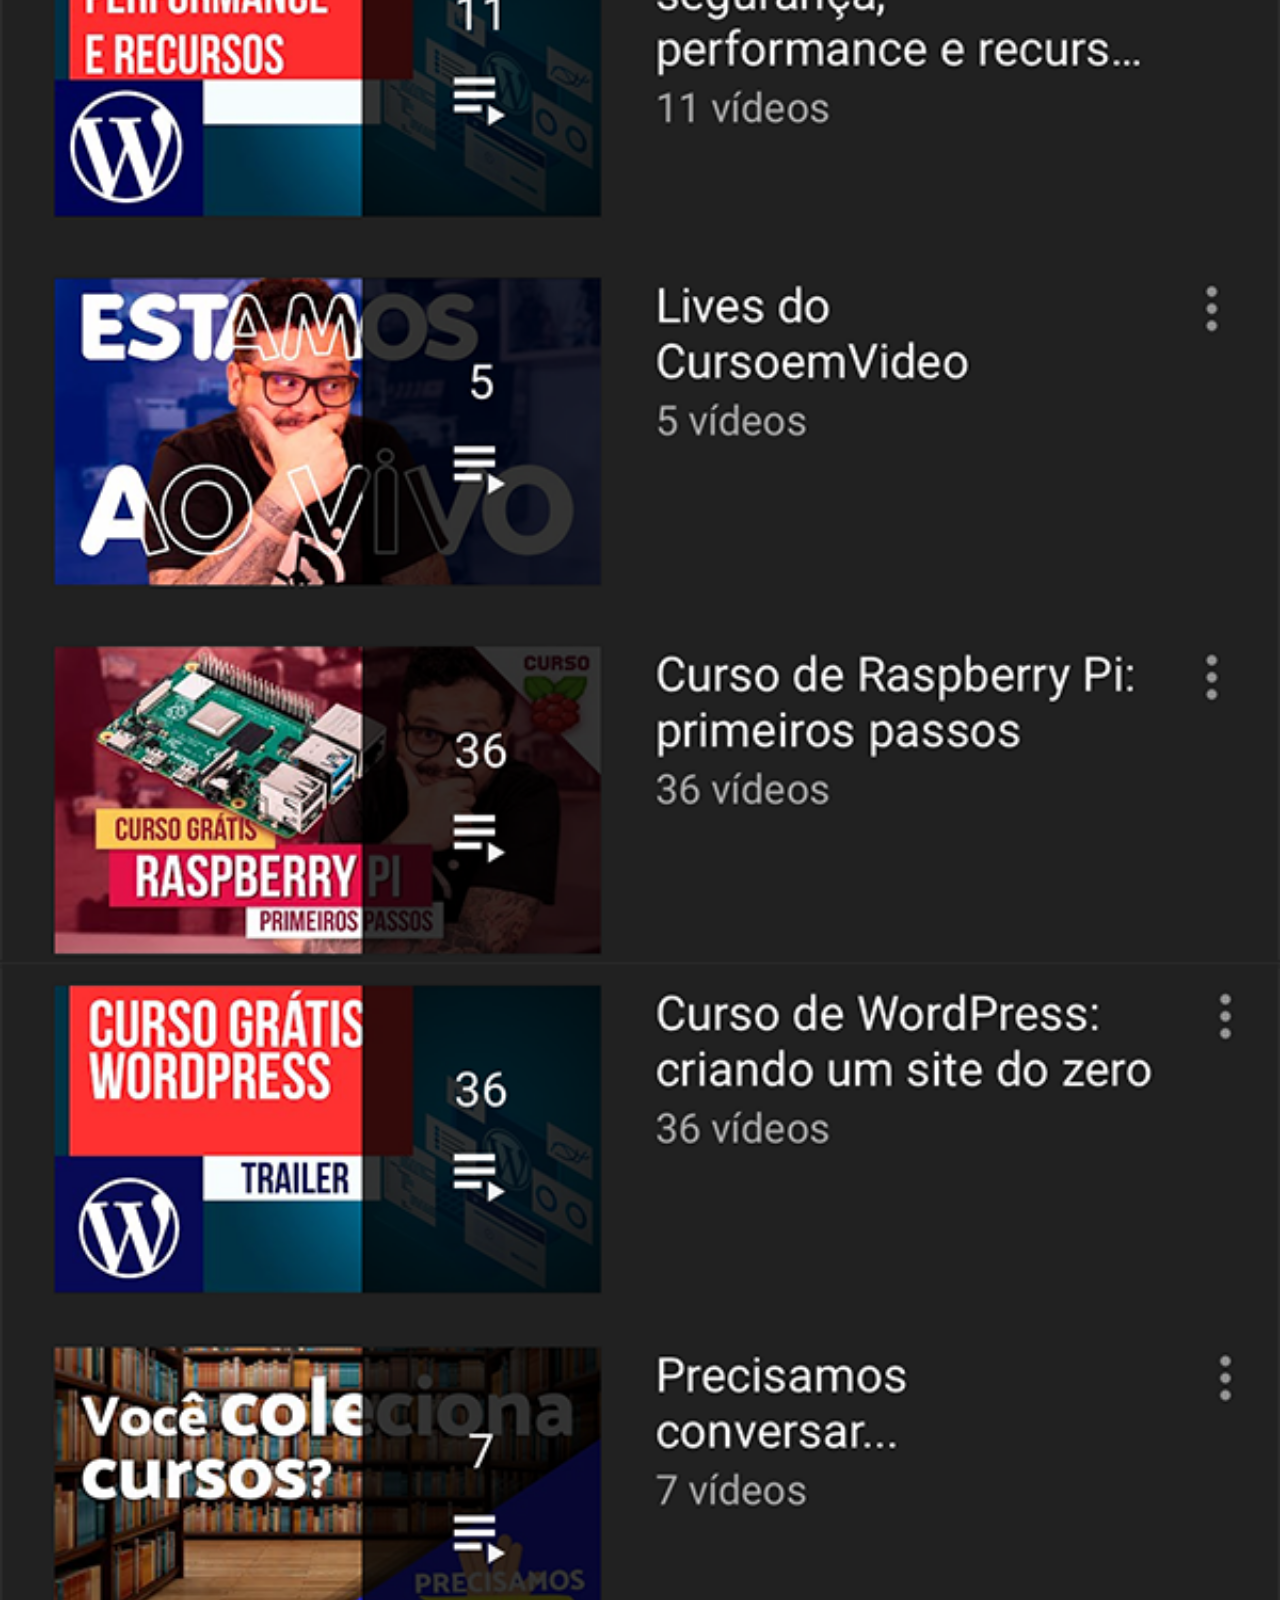
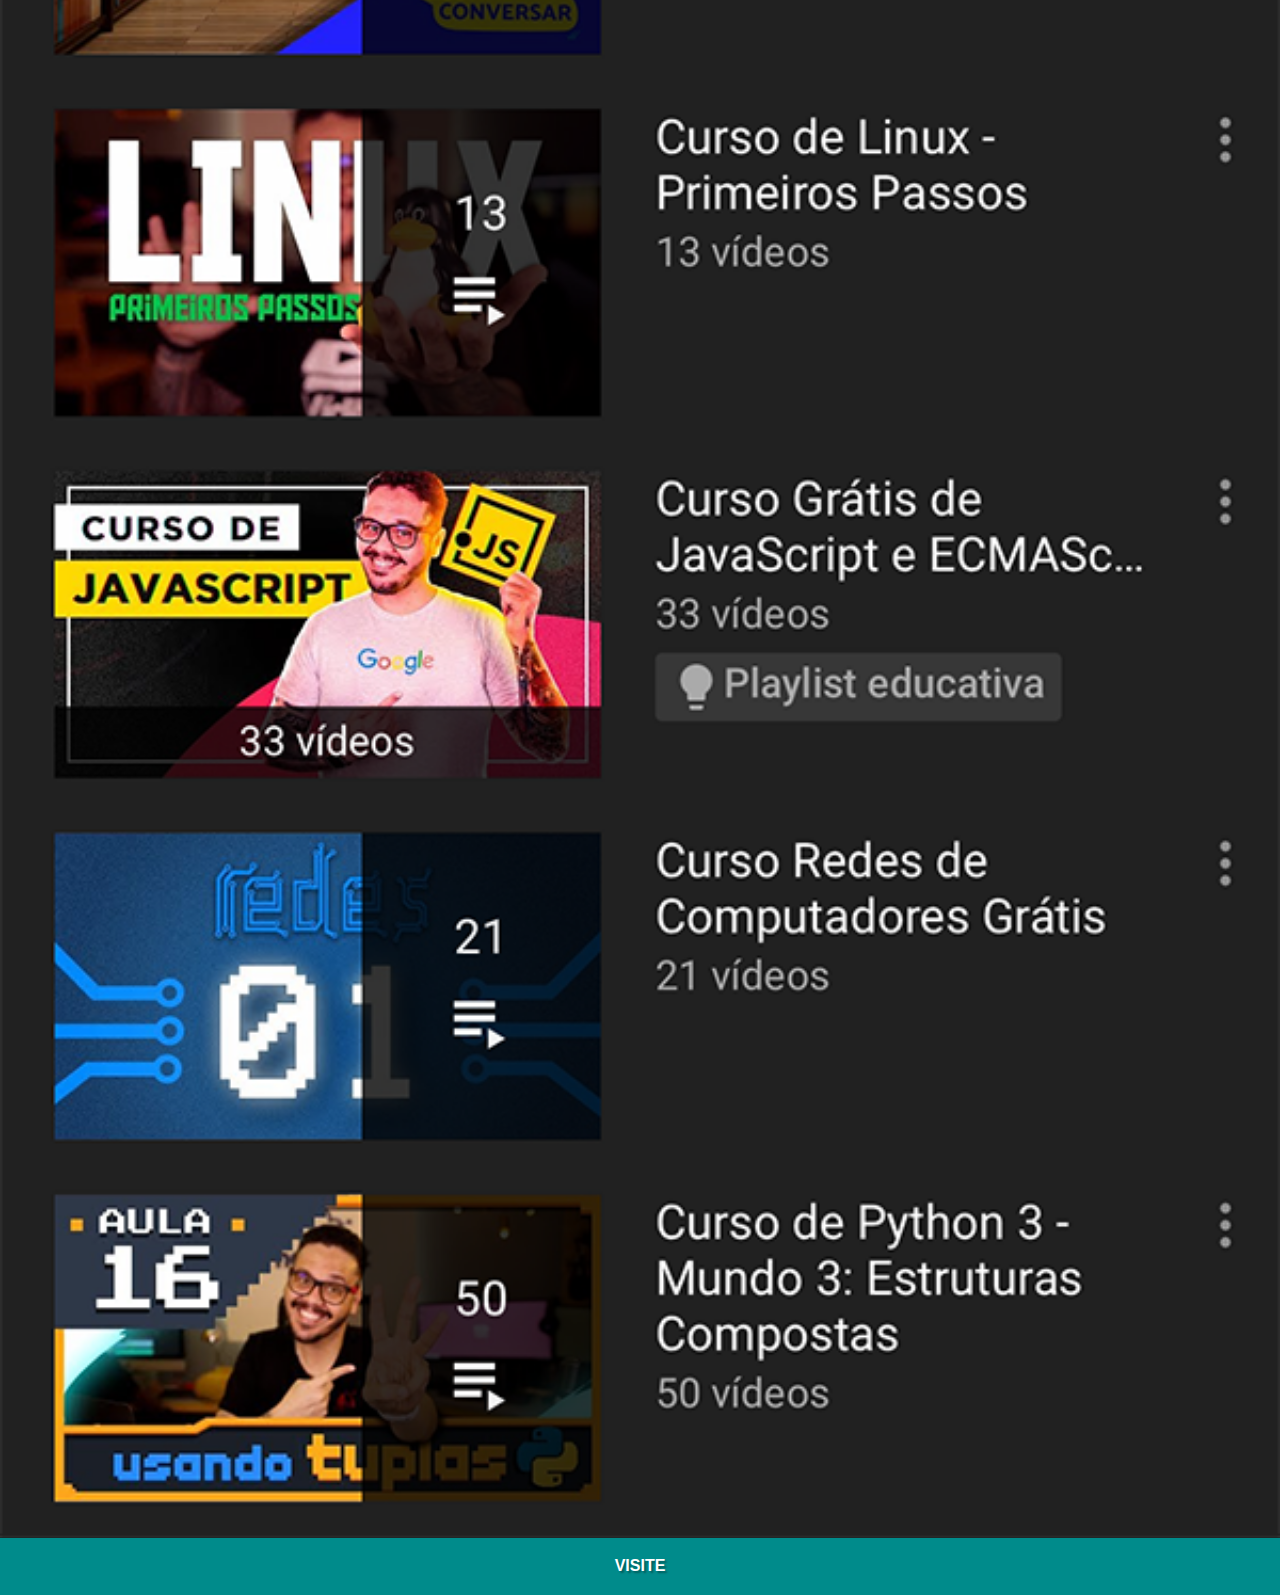
<file: youtube.html>
<!DOCTYPE html>
<html lang="pt-br">
<head>
    <meta charset="UTF-8">
    <meta name="viewport" content="width=device-width, initial-scale=1.0">
    <title>Youtube</title>
    <link rel="stylesheet" href="estilos/social.css">
</head>
<body>
    <img src="imagens/tela-youtube.png" alt="Tela do Youtube">
    <a href="https://youtube.com" target="_blank">Visite</a>
</body>
</html>
</file>
<file: estilos/style.css>
@charset "UTF-8";
*{
    margin: 0px;
    padding:0px;
    font-family: Arial, Helvetica, sans-serif;
}

html, body{
    height: 100vh;
    width: 100vw;
    background-color: black;
}
body{
    background: url(../imagens/fundo-madeira.jpg) no-repeat top center;
    background-size: cover;
    background-attachment: fixed;
}
main{
    position: relative;
    height: 100vh;
    position: relative;
    

}

section#telefone{
    position:absolute;
    background-color: green;
    top: 50%;
    left: 50%;
    transform: translate(-50%, -50%);
    height: 627px;
    width: 311px;
    background: url(../imagens/frame-iphone.png) no-repeat;
   
}
iframe#tela{
    position: relative;
    top: 79px;
    left: 21px;
    width: 268px;
    height: 473px;
}

section#redes-sociais {
    text-align: right;
}

section#redes-sociais img {
    width: 50px;
    margin: 10px;
    border-radius: 50%;
    box-shadow: 2px 2px 5px rgba(0, 0, 0, 0.336);
    box-sizing: border-box;
}
section#redes-sociais img:hover{
    border: 2px solid rgba(255, 255, 255, 0.414);
    transition: 0.1s;
    box-shadow: 6px 6px 10px rgba(0, 0, 0, 0.425);
    
}
</file>
<file: estilos/social.css>
@charset "UTF-8";
*{
    padding: 0;
    margin: 0;
}
img{
    margin:0;
    width: 100vw;
}
::-webkit-scrollbar{
    width: 0px;
    height: 0px;
}
a{
    margin-top: -5px;
    display: block;
    background-color: darkcyan;
    padding: 20px;
    font-weight: bolder;
    text-decoration: none;
    text-transform: uppercase;
    text-align: center;
    text-shadow: 2px 2px 2px rgba(0, 0, 0, 0.342);
    font-family: Arial, Helvetica, sans-serif;
    color:white
}
a:hover{
    background-color: cyan;
    
}
</file>
